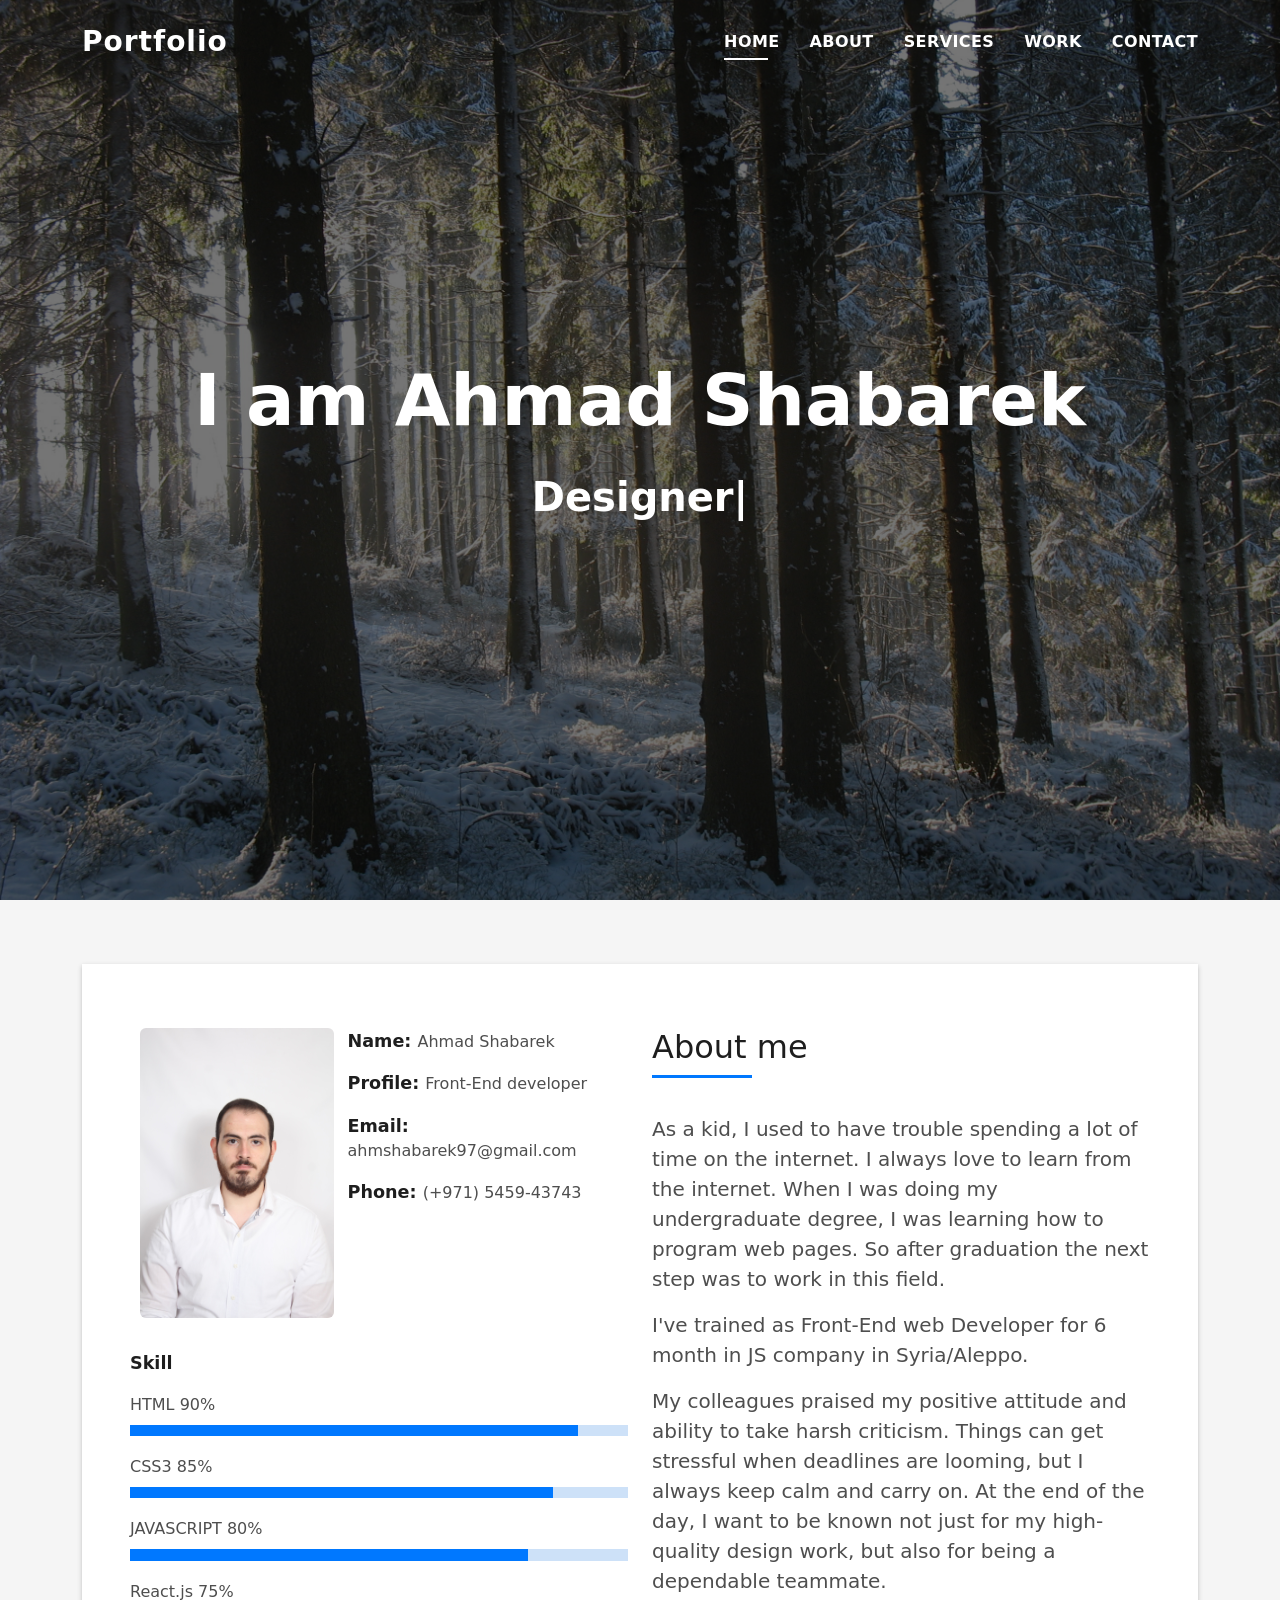
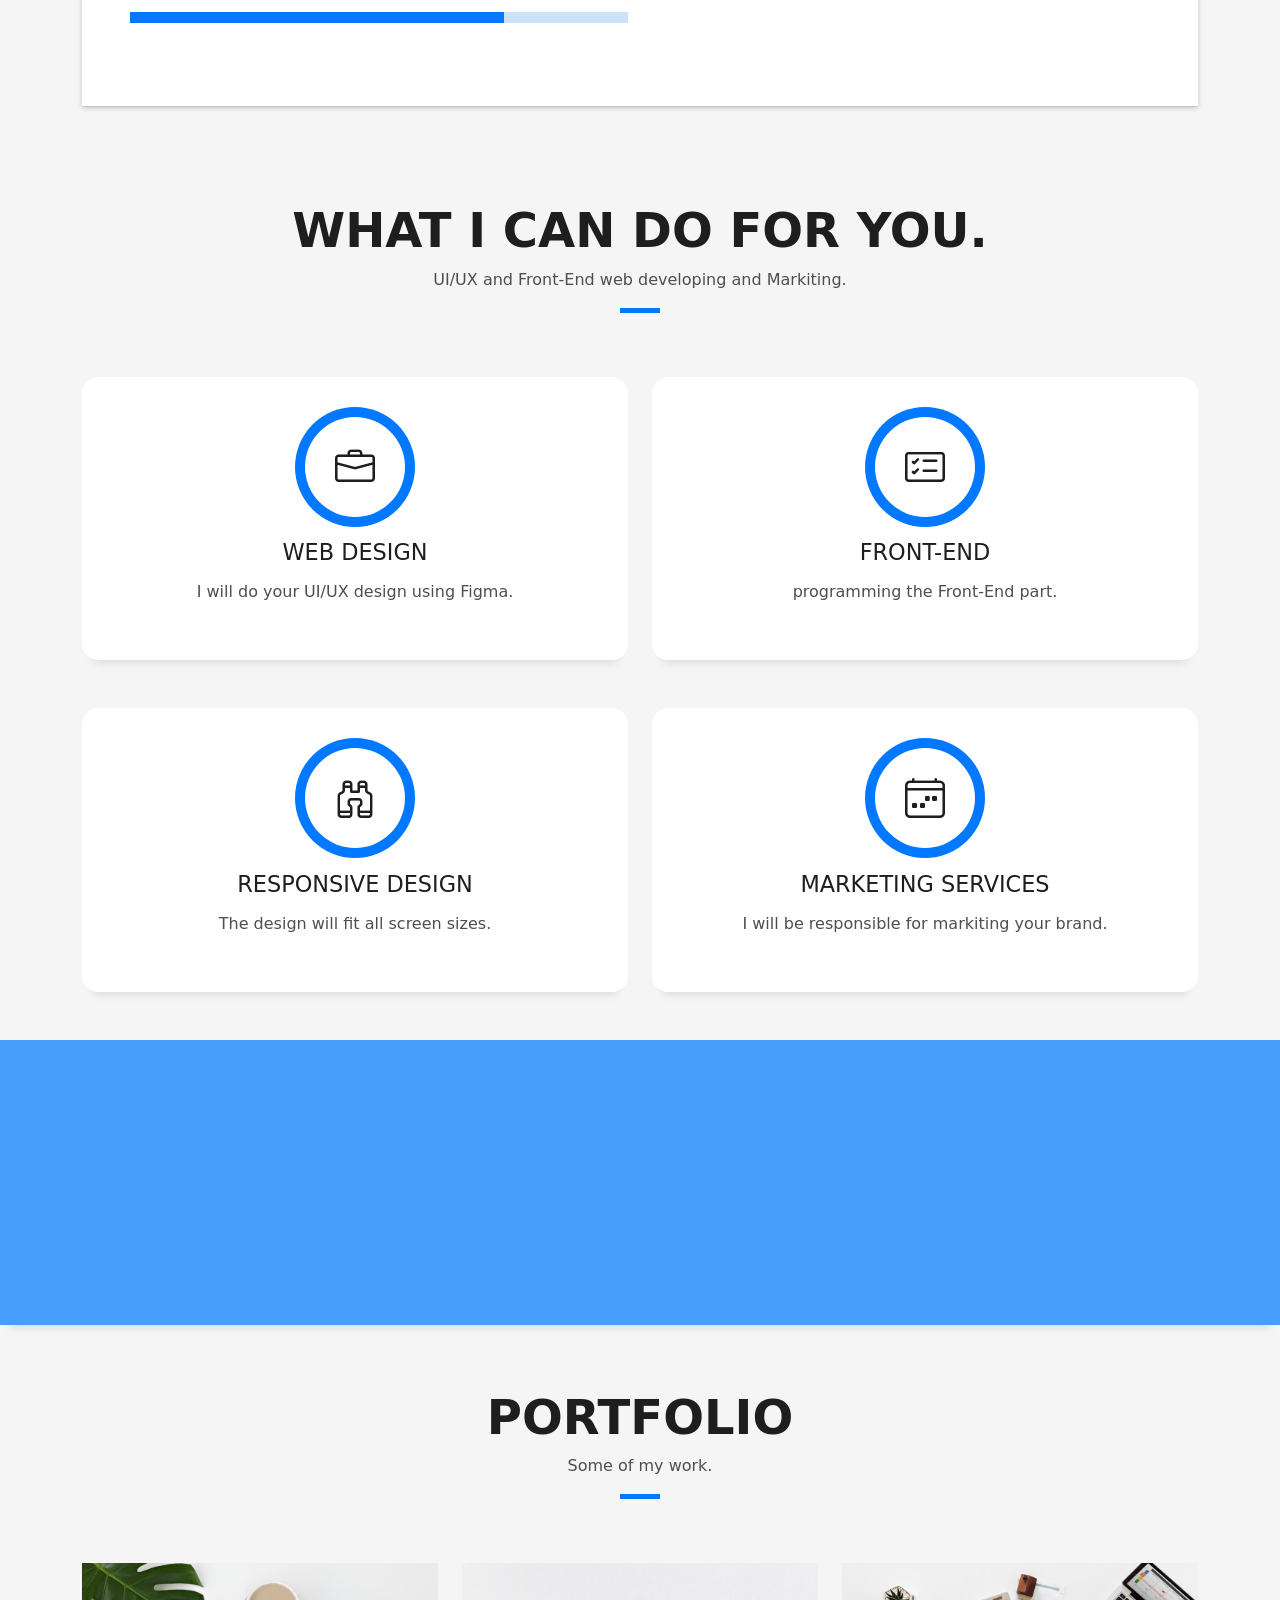
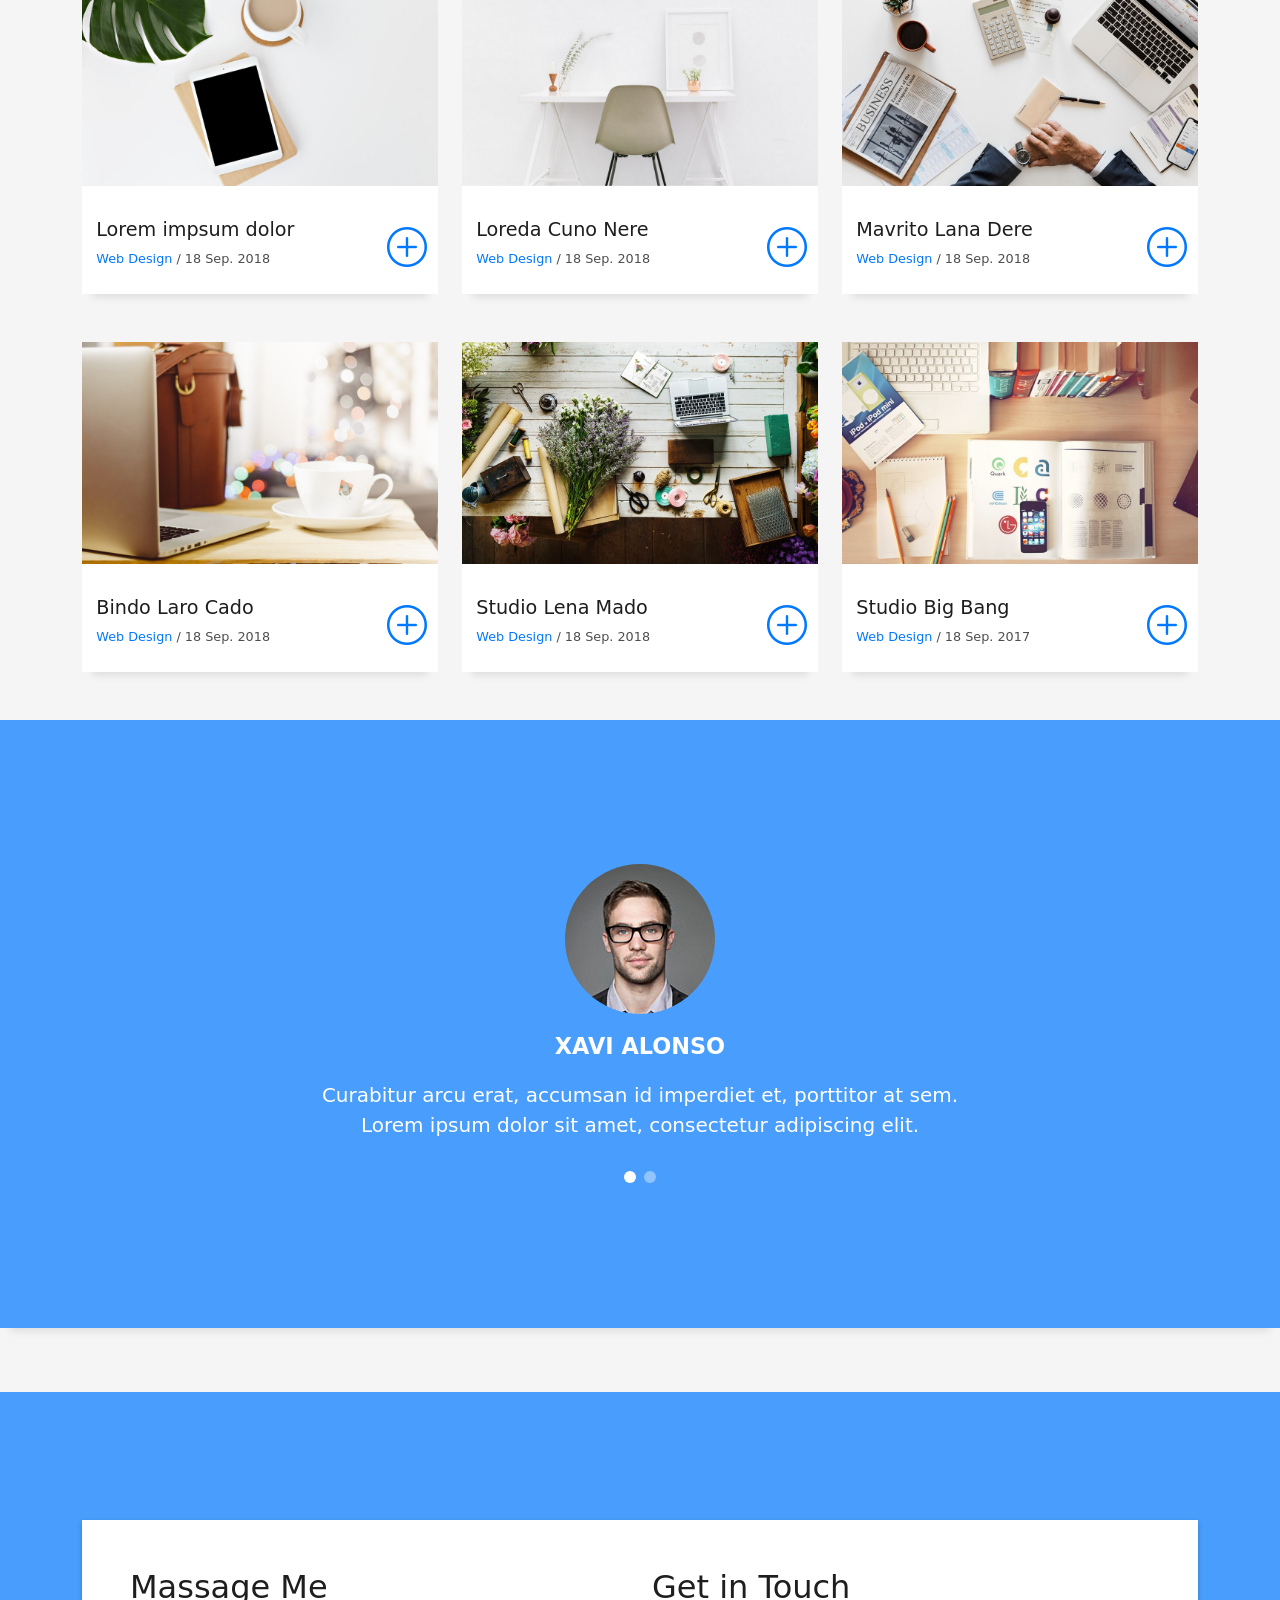
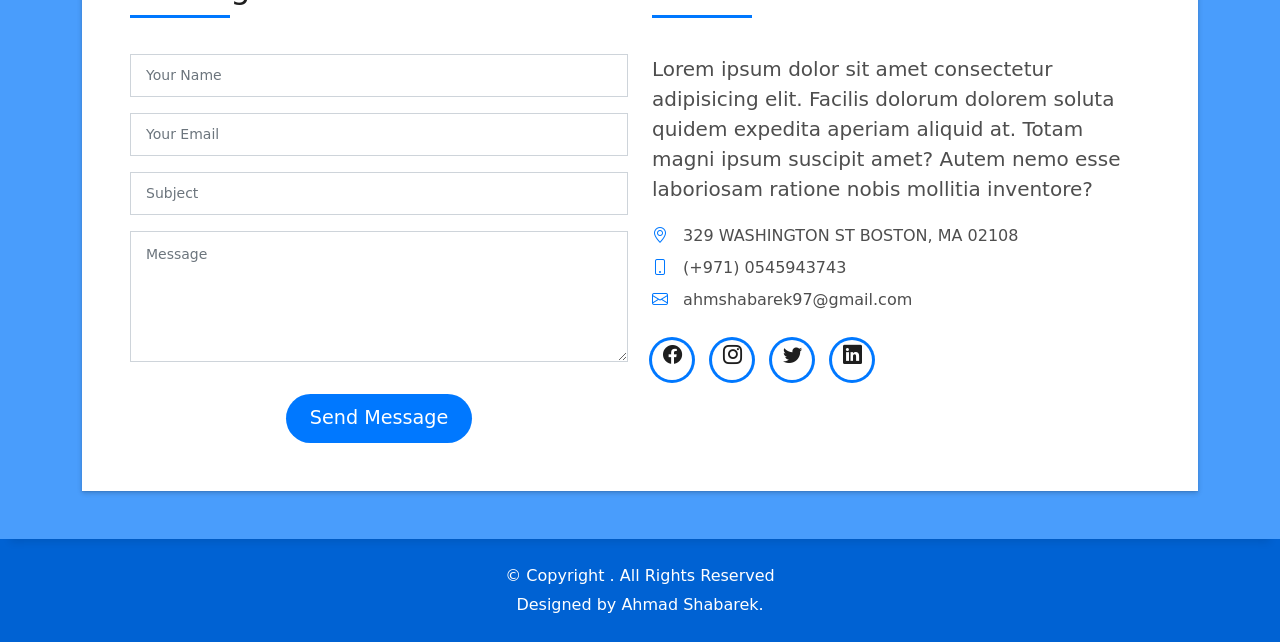
<file: index.html>
<!DOCTYPE html>
<html lang="en">

<head>
  <meta charset="utf-8">
  <meta content="width=device-width, initial-scale=1.0" name="viewport">

  <title>Ahmad Shabarek Portfolio</title>
  <meta content="" name="description">
  <meta content="" name="keywords">

  <!-- Vendor CSS Files -->
  <link href="assets/vendor/bootstrap/css/bootstrap.min.css" rel="stylesheet">
  <link href="assets/vendor/bootstrap-icons/bootstrap-icons.css" rel="stylesheet">
  <link href="assets/vendor/glightbox/css/glightbox.min.css" rel="stylesheet">
  <link href="assets/vendor/swiper/swiper-bundle.min.css" rel="stylesheet">

  <!-- Template Main CSS File -->
  <link href="assets/css/style.css" rel="stylesheet">


<body>

  <!-- ======= Header ======= -->
  <header id="header" class="fixed-top">
    <div class="container d-flex align-items-center justify-content-between">

      <h1 class="logo"><a href="index.html">Portfolio</a></h1>
      <!-- Uncomment below if you prefer to use an image logo -->
      <!-- <a href="index.html" class="logo"><img src="assets/img/logo.png" alt="" class="img-fluid"></a>-->

      <nav id="navbar" class="navbar">
        <ul>
          <li><a class="nav-link scrollto active" href="#hero">Home</a></li>
          <li><a class="nav-link scrollto" href="#about">About</a></li>
          <li><a class="nav-link scrollto" href="#services">Services</a></li>
          <li><a class="nav-link scrollto " href="#work">Work</a></li>
         <!-- <li><a class="nav-link scrollto " href="#blog">Blog</a></li>-->
          <li><a class="nav-link scrollto" href="#contact">Contact</a></li>
        </ul>
        <i class="bi bi-list mobile-nav-toggle"></i>
      </nav><!-- .navbar -->

    </div>
  </header><!-- End Header -->

  <!-- ======= Hero Section ======= -->
  <div id="hero" class="hero route bg-image" style="background-image: url(assets/img/forest.jpg)">
    <div class="overlay-itro"></div>
    <div class="hero-content display-table">
      <div class="table-cell">
        <div class="container">
          <!--<p class="display-6 color-d">Hello, world!</p>-->
          <h1 class="hero-title mb-4">I am Ahmad Shabarek</h1>
          <p class="hero-subtitle"><span class="typed" data-typed-items="Designer,Front-End Developer, Freelancer"></span></p>
          <!-- <p class="pt-3"><a class="btn btn-primary btn js-scroll px-4" href="#about" role="button">Learn More</a></p> -->
        </div>
      </div>
    </div>
  </div><!-- End Hero Section -->

  <main id="main">

    <!-- ======= About Section ======= -->
    <section id="about" class="about-mf sect-pt4 route">
      <div class="container">
        <div class="row">
          <div class="col-sm-12">
            <div class="box-shadow-full">
              <div class="row">
                <div class="col-md-6">
                  <div class="row">
                    <div class="col-sm-6 col-md-5">
                      <div class="about-img">
                        <img src="assets/img/ahmad.JPG" class="img-fluid rounded b-shadow-a" alt="">
                      </div>
                    </div>
                    <div class="col-sm-6 col-md-7">
                      <div class="about-info">
                        <p><span class="title-s">Name: </span> <span>Ahmad Shabarek</span></p>
                        <p><span class="title-s">Profile: </span> <span>Front-End developer</span></p>
                        <p><span class="title-s">Email: </span> <span>ahmshabarek97@gmail.com</span></p>
                        <p><span class="title-s">Phone: </span> <span>(+971) 5459-43743</span></p>
                      </div>
                    </div>
                  </div>
                  <div class="skill-mf">
                    <p class="title-s">Skill</p>
                    <span>HTML</span> <span class="pull-right">90%</span>
                    <div class="progress">
                      <div class="progress-bar" role="progressbar" style="width: 90%;" aria-valuenow="90" aria-valuemin="0" aria-valuemax="100"></div>
                    </div>
                    <span>CSS3</span> <span class="pull-right">85%</span>
                    <div class="progress">
                      <div class="progress-bar" role="progressbar" style="width: 85%" aria-valuenow="85" aria-valuemin="0" aria-valuemax="100"></div>
                    </div>
                    <span>JAVASCRIPT</span> <span class="pull-right">80%</span>
                    <div class="progress">
                      <div class="progress-bar" role="progressbar" style="width: 80%" aria-valuenow="80" aria-valuemin="0" aria-valuemax="100"></div>
                    </div>
                    <span>React.js</span> <span class="pull-right">75%</span>
                    <div class="progress">
                      <div class="progress-bar" role="progressbar" style="width: 75%" aria-valuenow="75" aria-valuemin="0" aria-valuemax="100"></div>
                    </div>
                  </div>
                </div>
                <div class="col-md-6">
                  <div class="about-me pt-4 pt-md-0">
                    <div class="title-box-2">
                      <h5 class="title-left">
                        About me
                      </h5>
                    </div>
                    <p class="lead">
                      As a kid, I used to have trouble spending a lot of time on the internet.
                      I always love to learn from the internet.
                      When I was doing my undergraduate degree, I was learning how to program web pages.
                      So after graduation the next step was to work in this field.
                    </p>
                    <p class="lead">
                      I've trained as Front-End web Developer for 6 month in JS company in Syria/Aleppo.
                    </p>
                    <p class="lead">
                      My colleagues praised my positive attitude and ability to take harsh criticism.
                      Things can get stressful when deadlines are looming, but I always keep calm and carry on.
                      At the end of the day, I want to be known not just for my high-quality design work, but also for being a dependable teammate.
                    </p>
                  </div>
                </div>
              </div>
            </div>
          </div>
        </div>
      </div>
    </section><!-- End About Section -->

    <!-- ======= Services Section ======= -->
    <section id="services" class="services-mf pt-5 route">
      <div class="container">
        <div class="row">
          <div class="col-sm-12">
            <div class="title-box text-center">
              <h3 class="title-a">
                What i can do for you.
              </h3>
              <p class="subtitle-a">
                UI/UX and Front-End web developing and Markiting.
              </p>
              <div class="line-mf"></div>
            </div>
          </div>
        </div>
        <div class="row">
          <div class="col-md-6">
            <div class="service-box">
              <div class="service-ico">
                <span class="ico-circle"><i class="bi bi-briefcase"></i></span>
              </div>
              <div class="service-content">
                <h2 class="s-title">Web Design</h2>
                <p class="s-description text-center">
                  I will do your UI/UX design using Figma.
                </p>
              </div>
            </div>
          </div>
          <div class="col-md-6">
            <div class="service-box">
              <div class="service-ico">
                <span class="ico-circle"><i class="bi bi-card-checklist"></i></span>
              </div>
              <div class="service-content">
                <h2 class="s-title">Front-End</h2>
                <p class="s-description text-center">
                  programming the Front-End part.
                </p>
              </div>
            </div>
          </div>
          <div class="col-md-6">
            <div class="service-box">
              <div class="service-ico">
                <span class="ico-circle"><i class="bi bi-binoculars"></i></span>
              </div>
              <div class="service-content">
                <h2 class="s-title">Responsive Design</h2>
                <p class="s-description text-center">
                  The design will fit all screen sizes.
                </p>
              </div>
            </div>
          </div>
          <div class="col-md-6">
            <div class="service-box">
              <div class="service-ico">
                <span class="ico-circle"><i class="bi bi-calendar4-week"></i></span>
              </div>
              <div class="service-content">
                <h2 class="s-title">Marketing Services</h2>
                <p class="s-description text-center">
                  I will be responsible for markiting your brand.
                </p>
              </div>
            </div>
          </div>
        </div>
      </div>
    </section><!-- End Services Section -->

    <!-- ======= Counter Section ======= -->
    <div class="section-counter paralax-mf bg-image" style="background-image: url(assets/img/counters-bg.jpg)">
      <div class="overlay-mf"></div>
      <div class="container position-relative">
        <div class="row">
          <div class="col-sm-3 col-lg-3">
            <div class="counter-box counter-box pt-4 pt-md-0">
              <div class="counter-ico">
          
              </div>
            </div>
          </div>
        </div>
      </div>
    </div><!-- End Counter Section -->

    <!-- ======= Portfolio Section ======= -->
    <section id="work" class="portfolio-mf sect-pt4 route">
      <div class="container">
        <div class="row">
          <div class="col-sm-12">
            <div class="title-box text-center">
              <h3 class="title-a">
                Portfolio
              </h3>
              <p class="subtitle-a">
                Some of my work.
              </p>
              <div class="line-mf"></div>
            </div>
          </div>
        </div>
        <div class="row">
          <div class="col-md-4">
            <div class="work-box">
              <a href="assets/img/work-1.jpg" data-gallery="portfolioGallery" class="portfolio-lightbox">
                <div class="work-img">
                  <img src="assets/img/work-1.jpg" alt="" class="img-fluid">
                </div>
              </a>
              <div class="work-content">
                <div class="row">
                  <div class="col-sm-8">
                    <h2 class="w-title">Lorem impsum dolor</h2>
                    <div class="w-more">
                      <span class="w-ctegory">Web Design</span> / <span class="w-date">18 Sep. 2018</span>
                    </div>
                  </div>
                  <div class="col-sm-4">
                    <div class="w-like">
                      <a href="portfolio-details.html"> <span class="bi bi-plus-circle"></span></a>
                    </div>
                  </div>
                </div>
              </div>
            </div>
          </div>
          <div class="col-md-4">
            <div class="work-box">
              <a href="assets/img/work-2.jpg" data-gallery="portfolioGallery" class="portfolio-lightbox">
                <div class="work-img">
                  <img src="assets/img/work-2.jpg" alt="" class="img-fluid">
                </div>
              </a>
              <div class="work-content">
                <div class="row">
                  <div class="col-sm-8">
                    <h2 class="w-title">Loreda Cuno Nere</h2>
                    <div class="w-more">
                      <span class="w-ctegory">Web Design</span> / <span class="w-date">18 Sep. 2018</span>
                    </div>
                  </div>
                  <div class="col-sm-4">
                    <div class="w-like">
                      <a href="portfolio-details.html"> <span class="bi bi-plus-circle"></span></a>
                    </div>
                  </div>
                </div>
              </div>
            </div>
          </div>
          <div class="col-md-4">
            <div class="work-box">
              <a href="assets/img/work-3.jpg" data-gallery="portfolioGallery" class="portfolio-lightbox">
                <div class="work-img">
                  <img src="assets/img/work-3.jpg" alt="" class="img-fluid">
                </div>
              </a>
              <div class="work-content">
                <div class="row">
                  <div class="col-sm-8">
                    <h2 class="w-title">Mavrito Lana Dere</h2>
                    <div class="w-more">
                      <span class="w-ctegory">Web Design</span> / <span class="w-date">18 Sep. 2018</span>
                    </div>
                  </div>
                  <div class="col-sm-4">
                    <div class="w-like">
                      <a href="portfolio-details.html"> <span class="bi bi-plus-circle"></span></a>
                    </div>
                  </div>
                </div>
              </div>
            </div>
          </div>
          <div class="col-md-4">
            <div class="work-box">
              <a href="assets/img/work-4.jpg" data-gallery="portfolioGallery" class="portfolio-lightbox">
                <div class="work-img">
                  <img src="assets/img/work-4.jpg" alt="" class="img-fluid">
                </div>
              </a>
              <div class="work-content">
                <div class="row">
                  <div class="col-sm-8">
                    <h2 class="w-title">Bindo Laro Cado</h2>
                    <div class="w-more">
                      <span class="w-ctegory">Web Design</span> / <span class="w-date">18 Sep. 2018</span>
                    </div>
                  </div>
                  <div class="col-sm-4">
                    <div class="w-like">
                      <a href="portfolio-details.html"> <span class="bi bi-plus-circle"></span></a>
                    </div>
                  </div>
                </div>
              </div>
            </div>
          </div>
          <div class="col-md-4">
            <div class="work-box">
              <a href="assets/img/work-5.jpg" data-gallery="portfolioGallery" class="portfolio-lightbox">
                <div class="work-img">
                  <img src="assets/img/work-5.jpg" alt="" class="img-fluid">
                </div>
              </a>
              <div class="work-content">
                <div class="row">
                  <div class="col-sm-8">
                    <h2 class="w-title">Studio Lena Mado</h2>
                    <div class="w-more">
                      <span class="w-ctegory">Web Design</span> / <span class="w-date">18 Sep. 2018</span>
                    </div>
                  </div>
                  <div class="col-sm-4">
                    <div class="w-like">
                      <a href="portfolio-details.html"> <span class="bi bi-plus-circle"></span></a>
                    </div>
                  </div>
                </div>
              </div>
            </div>
          </div>
          <div class="col-md-4">
            <div class="work-box">
              <a href="assets/img/work-6.jpg" data-gallery="portfolioGallery" class="portfolio-lightbox">
                <div class="work-img">
                  <img src="assets/img/work-6.jpg" alt="" class="img-fluid">
                </div>
              </a>
              <div class="work-content">
                <div class="row">
                  <div class="col-sm-8">
                    <h2 class="w-title">Studio Big Bang</h2>
                    <div class="w-more">
                      <span class="w-ctegory">Web Design</span> / <span class="w-date">18 Sep. 2017</span>
                    </div>
                  </div>
                  <div class="col-sm-4">
                    <div class="w-like">
                      <a href="portfolio-details.html"> <span class="bi bi-plus-circle"></span></a>
                    </div>
                  </div>
                </div>
              </div>
            </div>
          </div>

        </div>
      </div>
    </section><!-- End Portfolio Section -->

    <!-- ======= Testimonials Section ======= -->
    <div class="testimonials paralax-mf bg-image" style="background-image: url(assets/img/overlay-bg.jpg)">
      <div class="overlay-mf"></div>
      <div class="container">
        <div class="row">
          <div class="col-md-12">

            <div class="testimonials-slider swiper" data-aos="fade-up" data-aos-delay="100">
              <div class="swiper-wrapper">

                <div class="swiper-slide">
                  <div class="testimonial-box">
                    <div class="author-test">
                      <img src="assets/img/testimonial-2.jpg" alt="" class="rounded-circle b-shadow-a">
                      <span class="author">Xavi Alonso</span>
                    </div>
                    <div class="content-test">
                      <p class="description lead">
                        Curabitur arcu erat, accumsan id imperdiet et, porttitor at sem. Lorem ipsum dolor sit amet,
                        consectetur adipiscing elit.
                      </p>
                    </div>
                  </div>
                </div><!-- End testimonial item -->

                <div class="swiper-slide">
                  <div class="testimonial-box">
                    <div class="author-test">
                      <img src="assets/img/testimonial-4.jpg" alt="" class="rounded-circle b-shadow-a">
                      <span class="author">Marta Socrate</span>
                    </div>
                    <div class="content-test">
                      <p class="description lead">
                        Curabitur arcu erat, accumsan id imperdiet et, porttitor at sem. Lorem ipsum dolor sit amet,
                        consectetur adipiscing elit.
                      </p>
                    </div>
                  </div>
                </div><!-- End testimonial item -->
              </div>
              <div class="swiper-pagination"></div>
            </div>

            <!-- <div id="testimonial-mf" class="owl-carousel owl-theme">
          
        </div> -->
          </div>
        </div>
      </div>
    </div><!-- End Testimonials Section -->
    <!-- ======= Contact Section ======= -->
    <section id="contact" class="paralax-mf footer-paralax bg-image sect-mt4 route" style="background-image: url(assets/img/overlay-bg.jpg)">
      <div class="overlay-mf"></div>
      <div class="container">
        <div class="row">
          <div class="col-sm-12">
            <div class="contact-mf">
              <div id="contact" class="box-shadow-full">
                <div class="row">
                  <div class="col-md-6">
                    <div class="title-box-2">
                      <h5 class="title-left">
                        Massage Me
                      </h5>
                    </div>
                    <div>
                      <form action="forms/contact.php" method="post" role="form" class="php-email-form">
                        <div class="row">
                          <div class="col-md-12 mb-3">
                            <div class="form-group">
                              <input type="text" name="name" class="form-control" id="name" placeholder="Your Name" required>
                            </div>
                          </div>
                          <div class="col-md-12 mb-3">
                            <div class="form-group">
                              <input type="email" class="form-control" name="email" id="email" placeholder="Your Email" required>
                            </div>
                          </div>
                          <div class="col-md-12 mb-3">
                            <div class="form-group">
                              <input type="text" class="form-control" name="subject" id="subject" placeholder="Subject" required>
                            </div>
                          </div>
                          <div class="col-md-12">
                            <div class="form-group">
                              <textarea class="form-control" name="message" rows="5" placeholder="Message" required></textarea>
                            </div>
                          </div>
                          <div class="col-md-12 text-center my-3">
                            <div class="loading">Loading</div>
                            <div class="error-message"></div>
                            <div class="sent-message">Your message has been sent. Thank you!</div>
                          </div>
                          <div class="col-md-12 text-center">
                            <button type="submit" class="button button-a button-big button-rouded">Send Message</button>
                          </div>
                        </div>
                      </form>
                    </div>
                  </div>
                  <div class="col-md-6">
                    <div class="title-box-2 pt-4 pt-md-0">
                      <h5 class="title-left">
                        Get in Touch
                      </h5>
                    </div>
                    <div class="more-info">
                      <p class="lead">
                        Lorem ipsum dolor sit amet consectetur adipisicing elit. Facilis dolorum dolorem soluta quidem
                        expedita aperiam aliquid at.
                        Totam magni ipsum suscipit amet? Autem nemo esse laboriosam ratione nobis
                        mollitia inventore?
                      </p>
                      <ul class="list-ico">
                        <li><span class="bi bi-geo-alt"></span> 329 WASHINGTON ST BOSTON, MA 02108</li>
                        <li><span class="bi bi-phone"></span> (+971) 0545943743</li>
                        <li><span class="bi bi-envelope"></span> ahmshabarek97@gmail.com</li>
                      </ul>
                    </div>
                    <div class="socials">
                      <ul>
                        <li><a href=""><span class="ico-circle"><i class="bi bi-facebook"></i></span></a></li>
                        <li><a href=""><span class="ico-circle"><i class="bi bi-instagram"></i></span></a></li>
                        <li><a href=""><span class="ico-circle"><i class="bi bi-twitter"></i></span></a></li>
                        <li><a href=""><span class="ico-circle"><i class="bi bi-linkedin"></i></span></a></li>
                      </ul>
                    </div>
                  </div>
                </div>
              </div>
            </div>
          </div>
        </div>
      </div>
    </section><!-- End Contact Section -->

  </main><!-- End #main -->

  <!-- ======= Footer ======= -->
  <footer>
    <div class="container">
      <div class="row">
        <div class="col-sm-12">
          <div class="copyright-box">
            <p class="copyright">&copy; Copyright <strong></strong>. All Rights Reserved</p>
            <div class="credits">
              <!--
              All the links in the footer should remain intact.
              You can delete the links only if you purchased the pro version.
              Licensing information: https://bootstrapmade.com/license/
              Purchase the pro version with working PHP/AJAX contact form: https://bootstrapmade.com/buy/?theme=DevFolio
            -->
              Designed by <a href="#">Ahmad Shabarek.</a>
            </div>
          </div>
        </div>
      </div>
    </div>
  </footer><!-- End  Footer -->

  <div id="preloader"></div>
  <a href="#" class="back-to-top d-flex align-items-center justify-content-center"><i class="bi bi-arrow-up-short"></i></a>

  <!-- Vendor JS Files -->
  <script src="assets/vendor/purecounter/purecounter_vanilla.js"></script>
  <script src="assets/vendor/bootstrap/js/bootstrap.bundle.min.js"></script>
  <script src="assets/vendor/glightbox/js/glightbox.min.js"></script>
  <script src="assets/vendor/swiper/swiper-bundle.min.js"></script>
  <script src="assets/vendor/typed.js/typed.min.js"></script>
  <script src="assets/vendor/php-email-form/validate.js"></script>

  <!-- Template Main JS File -->
  <script src="assets/js/main.js"></script>

</body>

</html>
</file>
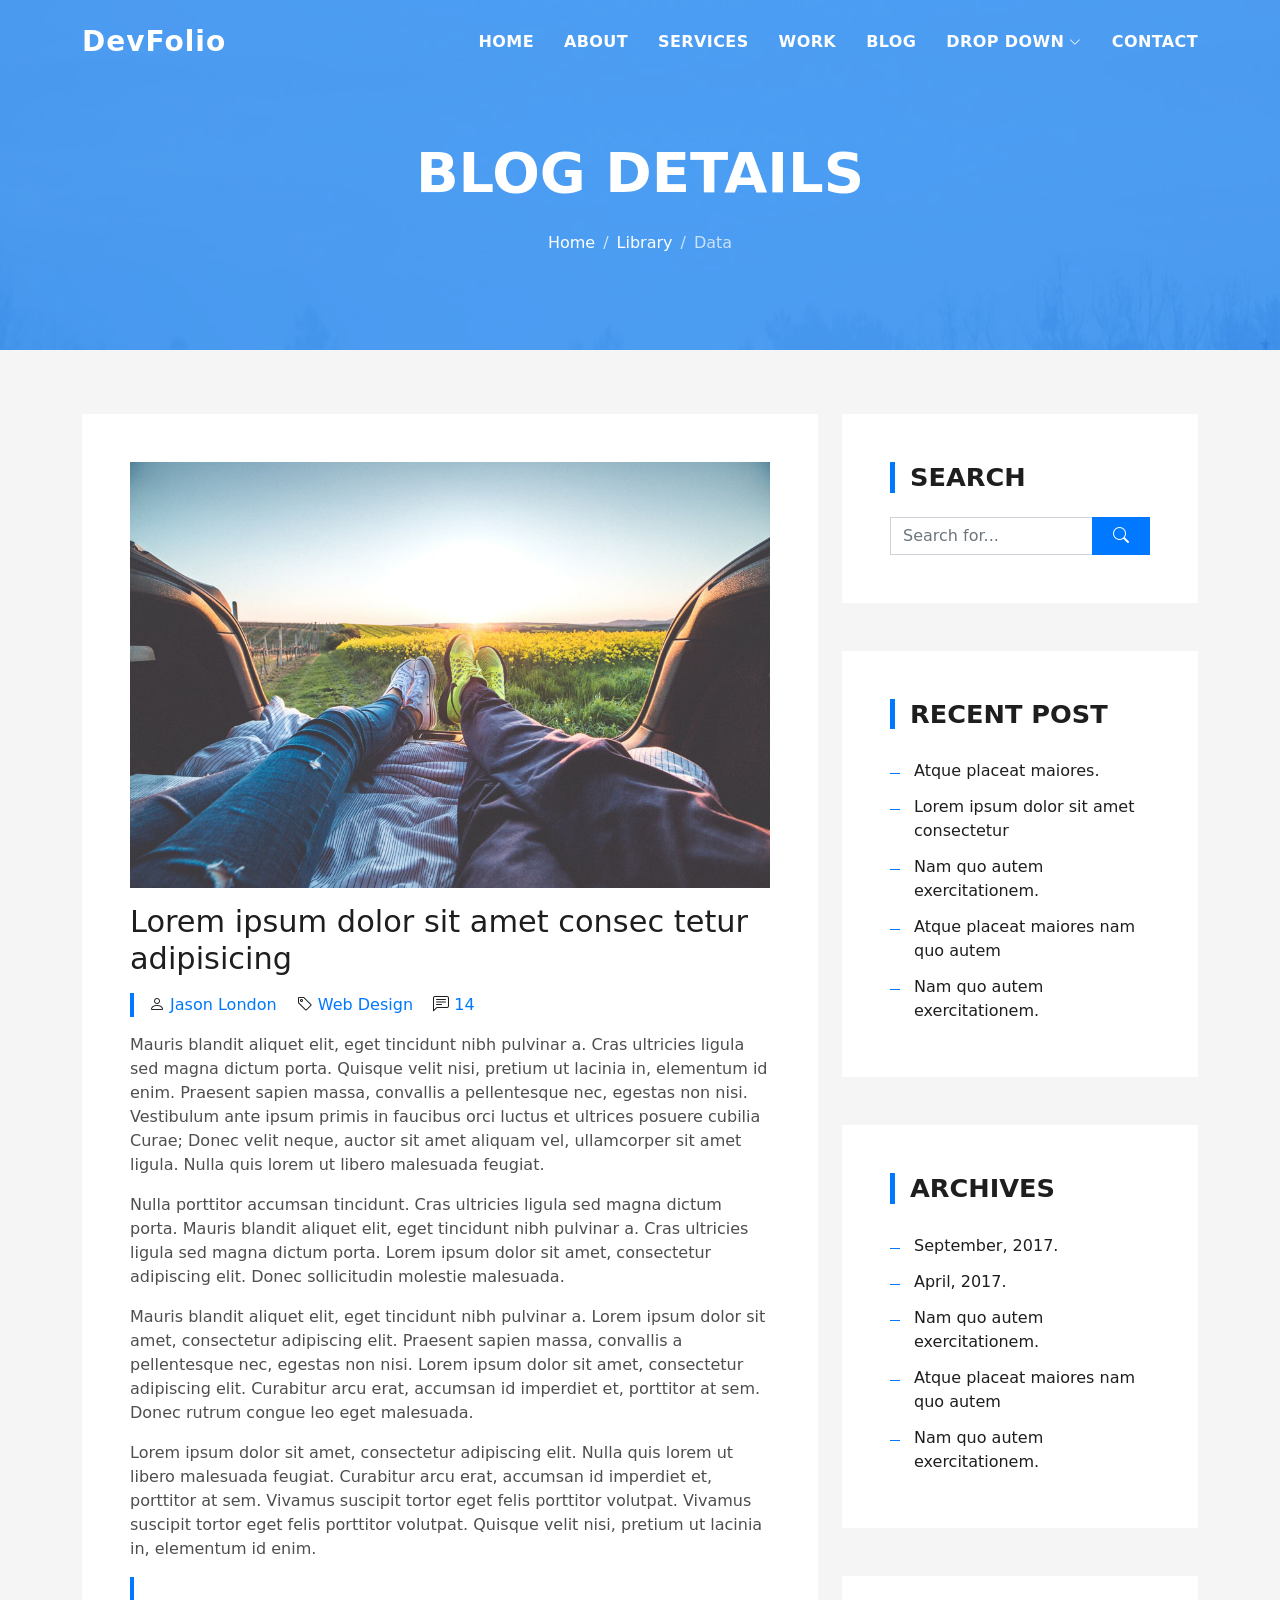
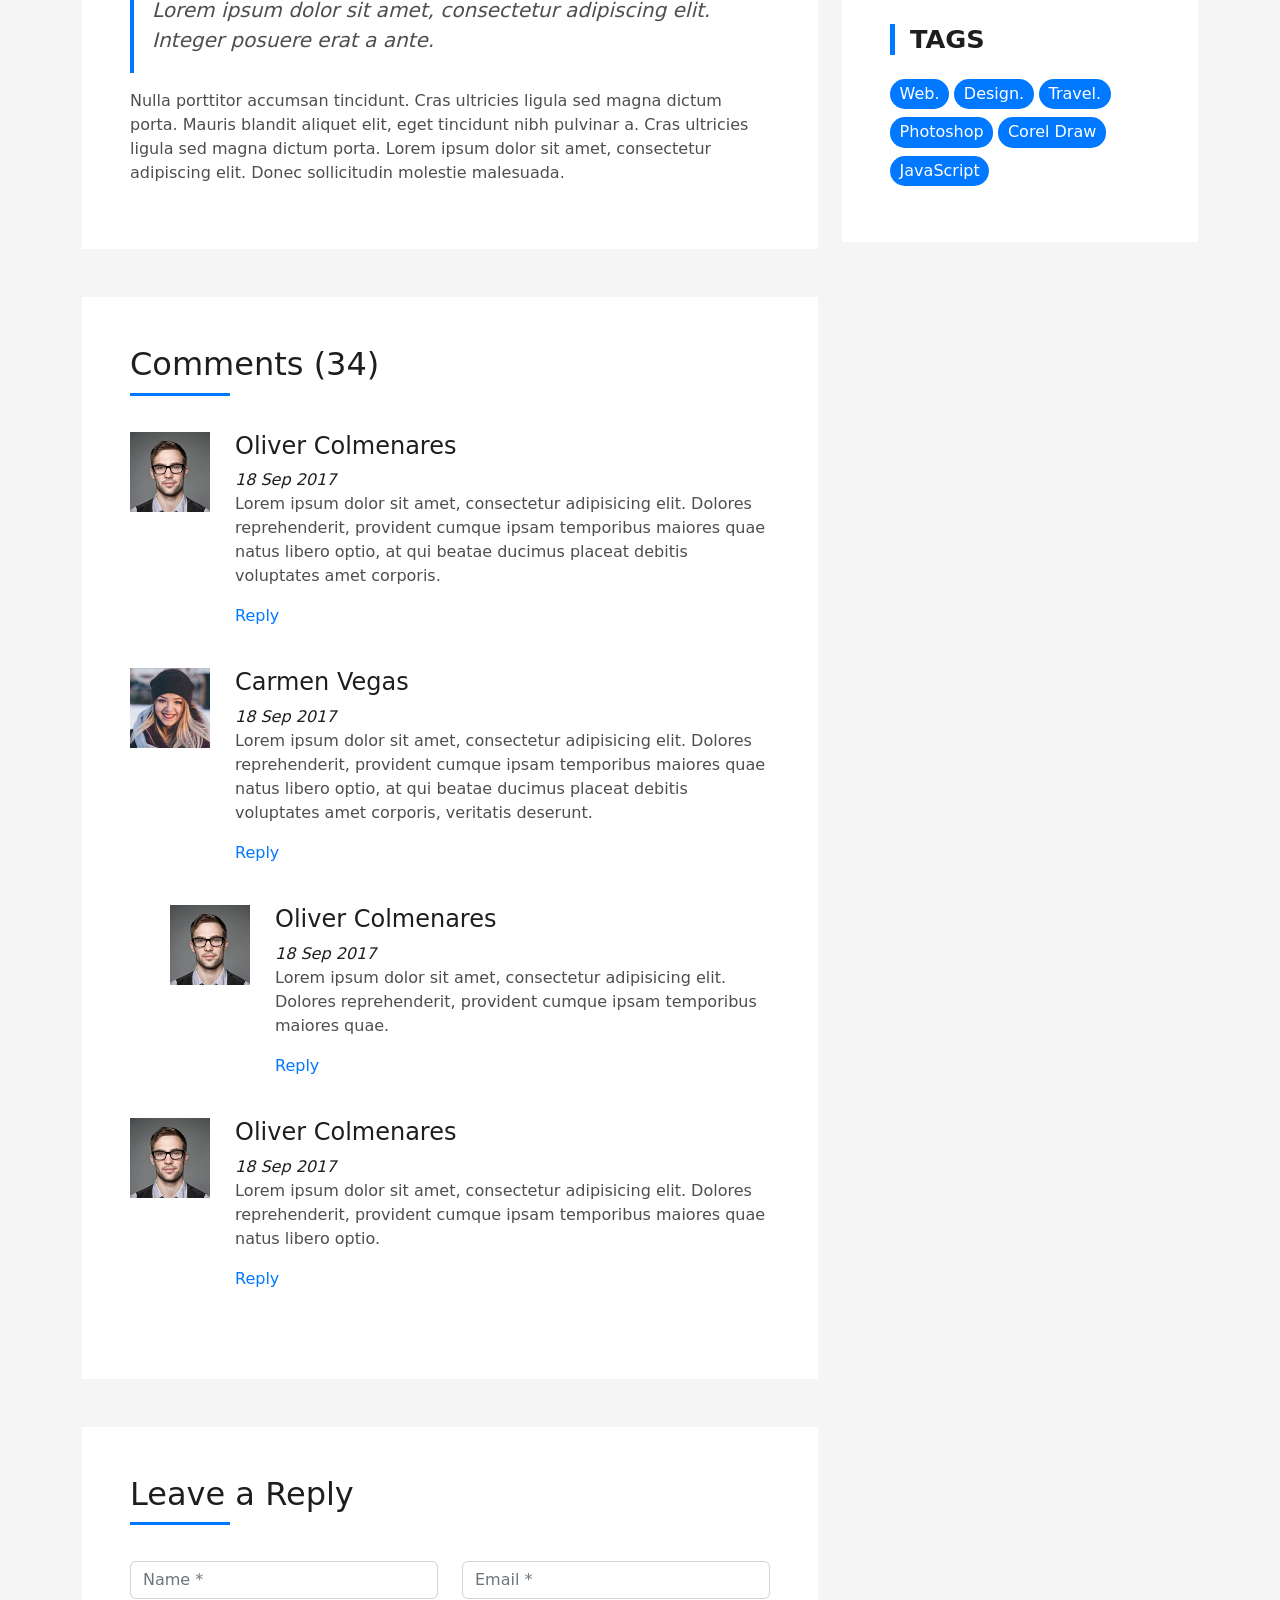
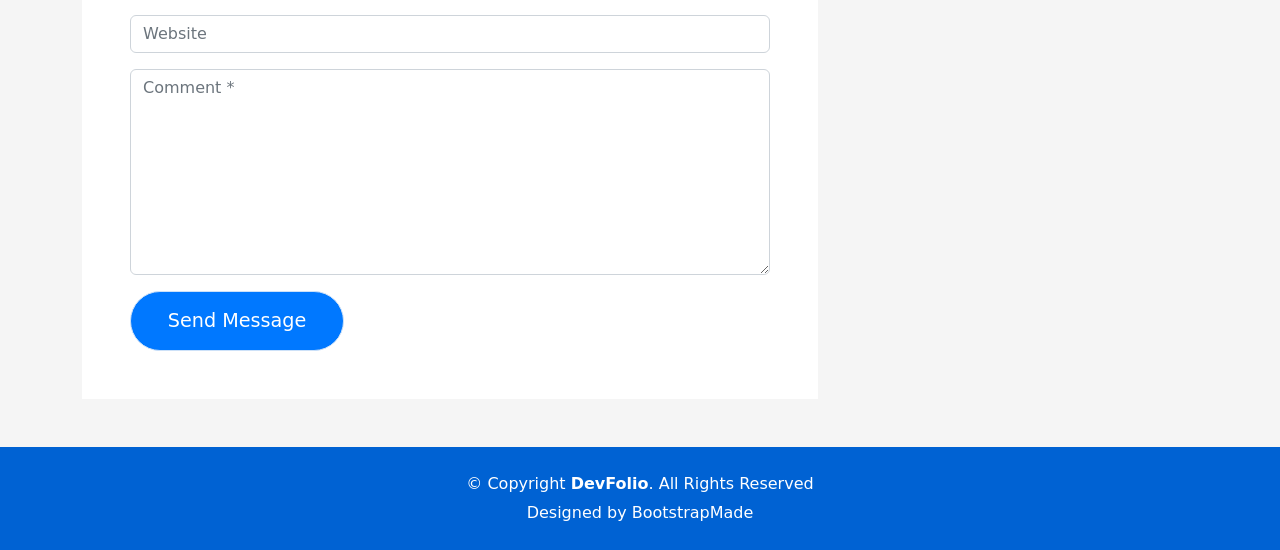
<file: blog-single.html>
<!DOCTYPE html>
<html lang="en">

<head>
  <meta charset="utf-8">
  <meta content="width=device-width, initial-scale=1.0" name="viewport">

  <title>DevFolio Bootstrap Portfolio Template - Blog Single</title>
  <meta content="" name="description">
  <meta content="" name="keywords">

  <!-- Favicons -->
  <link href="assets/img/favicon.png" rel="icon">
  <link href="assets/img/apple-touch-icon.png" rel="apple-touch-icon">

  <!-- Vendor CSS Files -->
  <link href="assets/vendor/bootstrap/css/bootstrap.min.css" rel="stylesheet">
  <link href="assets/vendor/bootstrap-icons/bootstrap-icons.css" rel="stylesheet">
  <link href="assets/vendor/glightbox/css/glightbox.min.css" rel="stylesheet">
  <link href="assets/vendor/swiper/swiper-bundle.min.css" rel="stylesheet">

  <!-- Template Main CSS File -->
  <link href="assets/css/style.css" rel="stylesheet">

  <!-- =======================================================
  * Template Name: DevFolio - v4.10.0
  * Template URL: https://bootstrapmade.com/devfolio-bootstrap-portfolio-html-template/
  * Author: BootstrapMade.com
  * License: https://bootstrapmade.com/license/
  ======================================================== -->
</head>

<body>

  <!-- ======= Header ======= -->
  <header id="header" class="fixed-top">
    <div class="container d-flex align-items-center justify-content-between">

      <h1 class="logo"><a href="index.html">DevFolio</a></h1>
      <!-- Uncomment below if you prefer to use an image logo -->
      <!-- <a href="index.html" class="logo"><img src="assets/img/logo.png" alt="" class="img-fluid"></a>-->

      <nav id="navbar" class="navbar">
        <ul>
          <li><a class="nav-link scrollto " href="#hero">Home</a></li>
          <li><a class="nav-link scrollto" href="#about">About</a></li>
          <li><a class="nav-link scrollto" href="#services">Services</a></li>
          <li><a class="nav-link scrollto " href="#work">Work</a></li>
          <li><a class="nav-link scrollto " href="#blog">Blog</a></li>
          <li class="dropdown"><a href="#"><span>Drop Down</span> <i class="bi bi-chevron-down"></i></a>
            <ul>
              <li><a href="#">Drop Down 1</a></li>
              <li class="dropdown"><a href="#"><span>Deep Drop Down</span> <i class="bi bi-chevron-right"></i></a>
                <ul>
                  <li><a href="#">Deep Drop Down 1</a></li>
                  <li><a href="#">Deep Drop Down 2</a></li>
                  <li><a href="#">Deep Drop Down 3</a></li>
                  <li><a href="#">Deep Drop Down 4</a></li>
                  <li><a href="#">Deep Drop Down 5</a></li>
                </ul>
              </li>
              <li><a href="#">Drop Down 2</a></li>
              <li><a href="#">Drop Down 3</a></li>
              <li><a href="#">Drop Down 4</a></li>
            </ul>
          </li>
          <li><a class="nav-link scrollto" href="#contact">Contact</a></li>
        </ul>
        <i class="bi bi-list mobile-nav-toggle"></i>
      </nav><!-- .navbar -->

    </div>
  </header><!-- End Header -->

  <div class="hero hero-single route bg-image" style="background-image: url(assets/img/overlay-bg.jpg)">
    <div class="overlay-mf"></div>
    <div class="hero-content display-table">
      <div class="table-cell">
        <div class="container">
          <h2 class="hero-title mb-4">Blog Details</h2>
          <ol class="breadcrumb d-flex justify-content-center">
            <li class="breadcrumb-item">
              <a href="#">Home</a>
            </li>
            <li class="breadcrumb-item">
              <a href="#">Library</a>
            </li>
            <li class="breadcrumb-item active">Data</li>
          </ol>
        </div>
      </div>
    </div>
  </div>

  <main id="main">

    <!-- ======= Blog Single Section ======= -->
    <section class="blog-wrapper sect-pt4" id="blog">
      <div class="container">
        <div class="row">
          <div class="col-md-8">
            <div class="post-box">
              <div class="post-thumb">
                <img src="assets/img/post-1.jpg" class="img-fluid" alt="">
              </div>
              <div class="post-meta">
                <h1 class="article-title">Lorem ipsum dolor sit amet consec tetur adipisicing</h1>
                <ul>
                  <li>
                    <span class="bi bi-person"></span>
                    <a href="#">Jason London</a>
                  </li>
                  <li>
                    <span class="bi bi-tag"></span>
                    <a href="#">Web Design</a>
                  </li>
                  <li>
                    <span class="bi bi-chat-left-text"></span>
                    <a href="#">14</a>
                  </li>
                </ul>
              </div>
              <div class="article-content">
                <p>
                  Mauris blandit aliquet elit, eget tincidunt nibh pulvinar a. Cras ultricies ligula sed magna dictum
                  porta. Quisque velit
                  nisi, pretium ut lacinia in, elementum id enim. Praesent sapien massa, convallis a pellentesque
                  nec, egestas non nisi. Vestibulum ante ipsum primis in faucibus orci luctus et ultrices posuere
                  cubilia Curae; Donec velit neque, auctor sit amet aliquam vel, ullamcorper sit amet ligula.
                  Nulla quis lorem ut libero malesuada feugiat.
                </p>
                <p>
                  Nulla porttitor accumsan tincidunt. Cras ultricies ligula sed magna dictum porta. Mauris blandit
                  aliquet elit, eget tincidunt
                  nibh pulvinar a. Cras ultricies ligula sed magna dictum porta. Lorem ipsum dolor sit amet,
                  consectetur adipiscing elit. Donec sollicitudin molestie malesuada.
                </p>
                <p>
                  Mauris blandit aliquet elit, eget tincidunt nibh pulvinar a. Lorem ipsum dolor sit amet, consectetur
                  adipiscing elit. Praesent
                  sapien massa, convallis a pellentesque nec, egestas non nisi. Lorem ipsum dolor sit amet,
                  consectetur adipiscing elit. Curabitur arcu erat, accumsan id imperdiet et, porttitor at
                  sem. Donec rutrum congue leo eget malesuada.
                </p>
                <p>
                  Lorem ipsum dolor sit amet, consectetur adipiscing elit. Nulla quis lorem ut libero malesuada feugiat.
                  Curabitur arcu erat,
                  accumsan id imperdiet et, porttitor at sem. Vivamus suscipit tortor eget felis porttitor
                  volutpat. Vivamus suscipit tortor eget felis porttitor volutpat. Quisque velit nisi, pretium
                  ut lacinia in, elementum id enim.
                </p>
                <blockquote class="blockquote">
                  <p class="mb-0">Lorem ipsum dolor sit amet, consectetur adipiscing elit. Integer posuere erat a ante.</p>
                </blockquote>
                <p>
                  Nulla porttitor accumsan tincidunt. Cras ultricies ligula sed magna dictum porta. Mauris blandit
                  aliquet elit, eget tincidunt
                  nibh pulvinar a. Cras ultricies ligula sed magna dictum porta. Lorem ipsum dolor sit amet,
                  consectetur adipiscing elit. Donec sollicitudin molestie malesuada.
                </p>
              </div>
            </div>
            <div class="box-comments">
              <div class="title-box-2">
                <h4 class="title-comments title-left">Comments (34)</h4>
              </div>
              <ul class="list-comments">
                <li>
                  <div class="comment-avatar">
                    <img src="assets/img/testimonial-2.jpg" alt="">
                  </div>
                  <div class="comment-details">
                    <h4 class="comment-author">Oliver Colmenares</h4>
                    <span>18 Sep 2017</span>
                    <p>
                      Lorem ipsum dolor sit amet, consectetur adipisicing elit. Dolores reprehenderit, provident cumque
                      ipsam temporibus maiores
                      quae natus libero optio, at qui beatae ducimus placeat debitis voluptates amet corporis.
                    </p>
                    <a href="3">Reply</a>
                  </div>
                </li>
                <li>
                  <div class="comment-avatar">
                    <img src="assets/img/testimonial-4.jpg" alt="">
                  </div>
                  <div class="comment-details">
                    <h4 class="comment-author">Carmen Vegas</h4>
                    <span>18 Sep 2017</span>
                    <p>
                      Lorem ipsum dolor sit amet, consectetur adipisicing elit. Dolores reprehenderit, provident cumque
                      ipsam temporibus maiores
                      quae natus libero optio, at qui beatae ducimus placeat debitis voluptates amet corporis,
                      veritatis deserunt.
                    </p>
                    <a href="3">Reply</a>
                  </div>
                </li>
                <li class="comment-children">
                  <div class="comment-avatar">
                    <img src="assets/img/testimonial-2.jpg" alt="">
                  </div>
                  <div class="comment-details">
                    <h4 class="comment-author">Oliver Colmenares</h4>
                    <span>18 Sep 2017</span>
                    <p>
                      Lorem ipsum dolor sit amet, consectetur adipisicing elit. Dolores reprehenderit, provident cumque
                      ipsam temporibus maiores
                      quae.
                    </p>
                    <a href="3">Reply</a>
                  </div>
                </li>
                <li>
                  <div class="comment-avatar">
                    <img src="assets/img/testimonial-2.jpg" alt="">
                  </div>
                  <div class="comment-details">
                    <h4 class="comment-author">Oliver Colmenares</h4>
                    <span>18 Sep 2017</span>
                    <p>
                      Lorem ipsum dolor sit amet, consectetur adipisicing elit. Dolores reprehenderit, provident cumque
                      ipsam temporibus maiores
                      quae natus libero optio.
                    </p>
                    <a href="3">Reply</a>
                  </div>
                </li>
              </ul>
            </div>
            <div class="form-comments">
              <div class="title-box-2">
                <h3 class="title-left">
                  Leave a Reply
                </h3>
              </div>
              <form class="form-mf">
                <div class="row">
                  <div class="col-md-6 mb-3">
                    <div class="form-group">
                      <input type="text" class="form-control input-mf" id="inputName" placeholder="Name *" required>
                    </div>
                  </div>
                  <div class="col-md-6 mb-3">
                    <div class="form-group">
                      <input type="email" class="form-control input-mf" id="inputEmail1" placeholder="Email *" required>
                    </div>
                  </div>
                  <div class="col-md-12 mb-3">
                    <div class="form-group">
                      <input type="url" class="form-control input-mf" id="inputUrl" placeholder="Website">
                    </div>
                  </div>
                  <div class="col-md-12 mb-3">
                    <div class="form-group">
                      <textarea id="textMessage" class="form-control input-mf" placeholder="Comment *" name="message" cols="45" rows="8" required></textarea>
                    </div>
                  </div>
                  <div class="col-md-12">
                    <button type="submit" class="button button-a button-big button-rouded">Send Message</button>
                  </div>
                </div>
              </form>
            </div>
          </div>
          <div class="col-md-4">
            <div class="widget-sidebar sidebar-search">
              <h5 class="sidebar-title">Search</h5>
              <div class="sidebar-content">
                <form>
                  <div class="input-group">
                    <input type="text" class="form-control" placeholder="Search for..." aria-label="Search for...">
                    <span class="input-group-btn">
                      <button class="btn btn-secondary btn-search" type="button">
                        <span class="bi bi-search"></span>
                      </button>
                    </span>
                  </div>
                </form>
              </div>
            </div>
            <div class="widget-sidebar">
              <h5 class="sidebar-title">Recent Post</h5>
              <div class="sidebar-content">
                <ul class="list-sidebar">
                  <li>
                    <a href="#">Atque placeat maiores.</a>
                  </li>
                  <li>
                    <a href="#">Lorem ipsum dolor sit amet consectetur</a>
                  </li>
                  <li>
                    <a href="#">Nam quo autem exercitationem.</a>
                  </li>
                  <li>
                    <a href="#">Atque placeat maiores nam quo autem</a>
                  </li>
                  <li>
                    <a href="#">Nam quo autem exercitationem.</a>
                  </li>
                </ul>
              </div>
            </div>
            <div class="widget-sidebar">
              <h5 class="sidebar-title">Archives</h5>
              <div class="sidebar-content">
                <ul class="list-sidebar">
                  <li>
                    <a href="#">September, 2017.</a>
                  </li>
                  <li>
                    <a href="#">April, 2017.</a>
                  </li>
                  <li>
                    <a href="#">Nam quo autem exercitationem.</a>
                  </li>
                  <li>
                    <a href="#">Atque placeat maiores nam quo autem</a>
                  </li>
                  <li>
                    <a href="#">Nam quo autem exercitationem.</a>
                  </li>
                </ul>
              </div>
            </div>
            <div class="widget-sidebar widget-tags">
              <h5 class="sidebar-title">Tags</h5>
              <div class="sidebar-content">
                <ul>
                  <li>
                    <a href="#">Web.</a>
                  </li>
                  <li>
                    <a href="#">Design.</a>
                  </li>
                  <li>
                    <a href="#">Travel.</a>
                  </li>
                  <li>
                    <a href="#">Photoshop</a>
                  </li>
                  <li>
                    <a href="#">Corel Draw</a>
                  </li>
                  <li>
                    <a href="#">JavaScript</a>
                  </li>
                </ul>
              </div>
            </div>
          </div>
        </div>
      </div>
    </section><!-- End Blog Single Section -->

  </main><!-- End #main -->

  <!-- ======= Footer ======= -->
  <footer>
    <div class="container">
      <div class="row">
        <div class="col-sm-12">
          <div class="copyright-box">
            <p class="copyright">&copy; Copyright <strong>DevFolio</strong>. All Rights Reserved</p>
            <div class="credits">
              <!--
              All the links in the footer should remain intact.
              You can delete the links only if you purchased the pro version.
              Licensing information: https://bootstrapmade.com/license/
              Purchase the pro version with working PHP/AJAX contact form: https://bootstrapmade.com/buy/?theme=DevFolio
            -->
              Designed by <a href="https://bootstrapmade.com/">BootstrapMade</a>
            </div>
          </div>
        </div>
      </div>
    </div>
  </footer><!-- End  Footer -->

  <div id="preloader"></div>
  <a href="#" class="back-to-top d-flex align-items-center justify-content-center"><i class="bi bi-arrow-up-short"></i></a>

  <!-- Vendor JS Files -->
  <script src="assets/vendor/purecounter/purecounter_vanilla.js"></script>
  <script src="assets/vendor/bootstrap/js/bootstrap.bundle.min.js"></script>
  <script src="assets/vendor/glightbox/js/glightbox.min.js"></script>
  <script src="assets/vendor/swiper/swiper-bundle.min.js"></script>
  <script src="assets/vendor/typed.js/typed.min.js"></script>
  <script src="assets/vendor/php-email-form/validate.js"></script>

  <!-- Template Main JS File -->
  <script src="assets/js/main.js"></script>

</body>

</html>
</file>
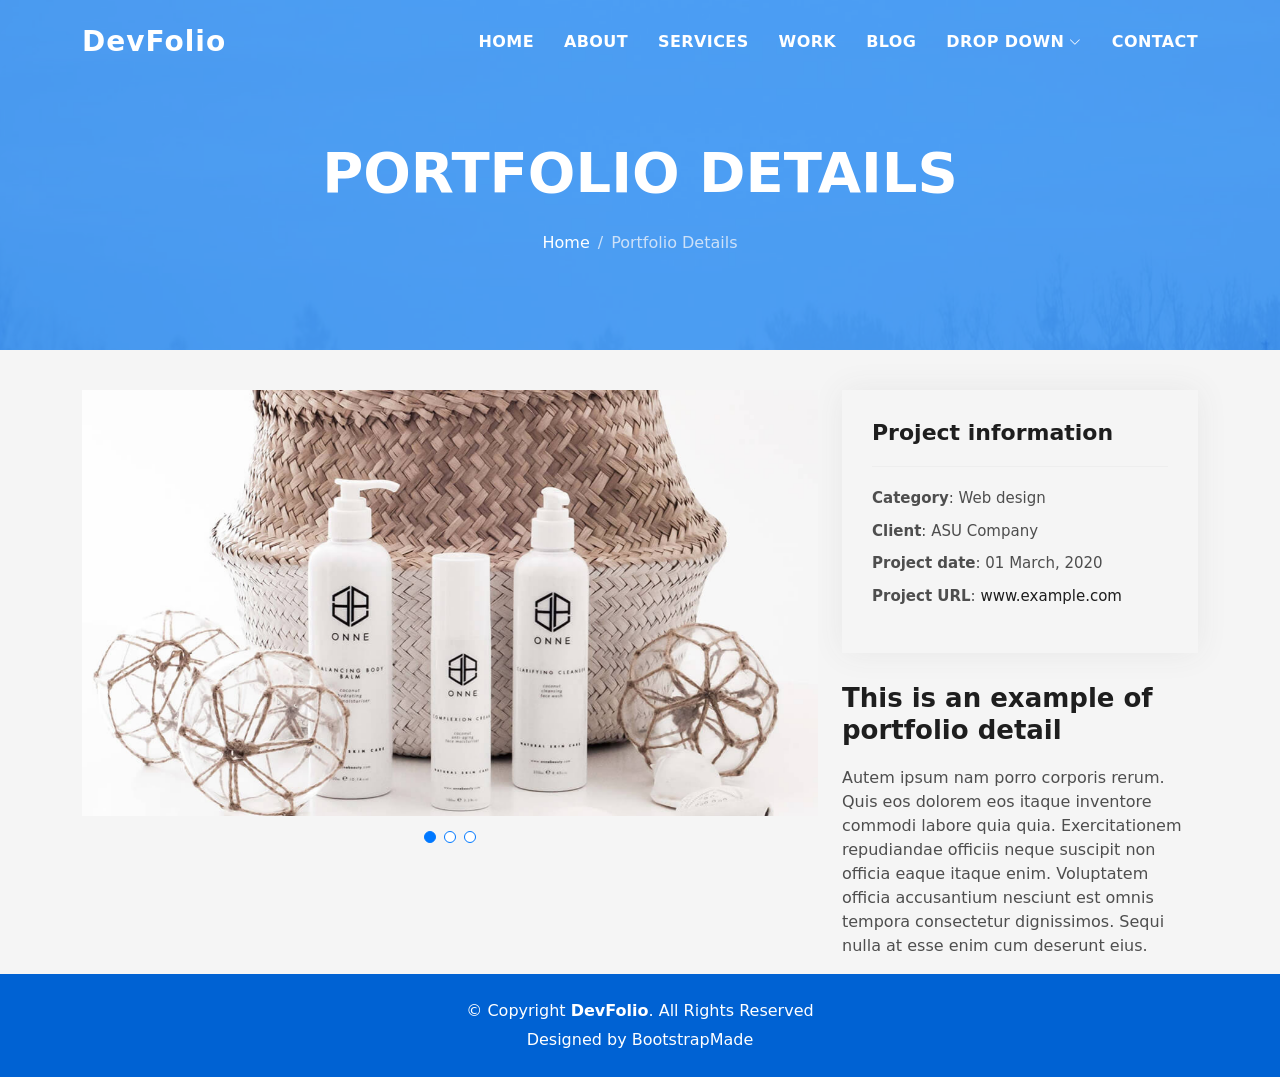
<file: portfolio-details.html>
<!DOCTYPE html>
<html lang="en">

<head>
  <meta charset="utf-8">
  <meta content="width=device-width, initial-scale=1.0" name="viewport">

  <title>DevFolio Bootstrap Portfolio Template - Portfolio Details</title>
  <meta content="" name="description">
  <meta content="" name="keywords">

  <!-- Favicons -->
  <link href="assets/img/favicon.png" rel="icon">
  <link href="assets/img/apple-touch-icon.png" rel="apple-touch-icon">

  <!-- Vendor CSS Files -->
  <link href="assets/vendor/bootstrap/css/bootstrap.min.css" rel="stylesheet">
  <link href="assets/vendor/bootstrap-icons/bootstrap-icons.css" rel="stylesheet">
  <link href="assets/vendor/glightbox/css/glightbox.min.css" rel="stylesheet">
  <link href="assets/vendor/swiper/swiper-bundle.min.css" rel="stylesheet">

  <!-- Template Main CSS File -->
  <link href="assets/css/style.css" rel="stylesheet">

  <!-- =======================================================
  * Template Name: DevFolio - v4.10.0
  * Template URL: https://bootstrapmade.com/devfolio-bootstrap-portfolio-html-template/
  * Author: BootstrapMade.com
  * License: https://bootstrapmade.com/license/
  ======================================================== -->
</head>

<body>

  <!-- ======= Header ======= -->
  <header id="header" class="fixed-top">
    <div class="container d-flex align-items-center justify-content-between">

      <h1 class="logo"><a href="index.html">DevFolio</a></h1>
      <!-- Uncomment below if you prefer to use an image logo -->
      <!-- <a href="index.html" class="logo"><img src="assets/img/logo.png" alt="" class="img-fluid"></a>-->

      <nav id="navbar" class="navbar">
        <ul>
          <li><a class="nav-link scrollto " href="#hero">Home</a></li>
          <li><a class="nav-link scrollto" href="#about">About</a></li>
          <li><a class="nav-link scrollto" href="#services">Services</a></li>
          <li><a class="nav-link scrollto " href="#work">Work</a></li>
          <li><a class="nav-link scrollto " href="#blog">Blog</a></li>
          <li class="dropdown"><a href="#"><span>Drop Down</span> <i class="bi bi-chevron-down"></i></a>
            <ul>
              <li><a href="#">Drop Down 1</a></li>
              <li class="dropdown"><a href="#"><span>Deep Drop Down</span> <i class="bi bi-chevron-right"></i></a>
                <ul>
                  <li><a href="#">Deep Drop Down 1</a></li>
                  <li><a href="#">Deep Drop Down 2</a></li>
                  <li><a href="#">Deep Drop Down 3</a></li>
                  <li><a href="#">Deep Drop Down 4</a></li>
                  <li><a href="#">Deep Drop Down 5</a></li>
                </ul>
              </li>
              <li><a href="#">Drop Down 2</a></li>
              <li><a href="#">Drop Down 3</a></li>
              <li><a href="#">Drop Down 4</a></li>
            </ul>
          </li>
          <li><a class="nav-link scrollto" href="#contact">Contact</a></li>
        </ul>
        <i class="bi bi-list mobile-nav-toggle"></i>
      </nav><!-- .navbar -->

    </div>
  </header><!-- End Header -->

  <div class="hero hero-single route bg-image" style="background-image: url(assets/img/overlay-bg.jpg)">
    <div class="overlay-mf"></div>
    <div class="hero-content display-table">
      <div class="table-cell">
        <div class="container">
          <h2 class="hero-title mb-4">Portfolio Details</h2>
          <ol class="breadcrumb d-flex justify-content-center">
            <li class="breadcrumb-item">
              <a href="#">Home</a>
            </li>
            <li class="breadcrumb-item active">Portfolio Details</li>
          </ol>
        </div>
      </div>
    </div>
  </div>

  <main id="main">

    <!-- ======= Portfolio Details Section ======= -->
    <section id="portfolio-details" class="portfolio-details">
      <div class="container">

        <div class="row gy-4">

          <div class="col-lg-8">
            <div class="portfolio-details-slider swiper">
              <div class="swiper-wrapper align-items-center">

                <div class="swiper-slide">
                  <img src="assets/img/portfolio-details-1.jpg" alt="">
                </div>

                <div class="swiper-slide">
                  <img src="assets/img/portfolio-details-2.jpg" alt="">
                </div>

                <div class="swiper-slide">
                  <img src="assets/img/portfolio-details-3.jpg" alt="">
                </div>

              </div>
              <div class="swiper-pagination"></div>
            </div>
          </div>

          <div class="col-lg-4">
            <div class="portfolio-info">
              <h3>Project information</h3>
              <ul>
                <li><strong>Category</strong>: Web design</li>
                <li><strong>Client</strong>: ASU Company</li>
                <li><strong>Project date</strong>: 01 March, 2020</li>
                <li><strong>Project URL</strong>: <a href="#">www.example.com</a></li>
              </ul>
            </div>
            <div class="portfolio-description">
              <h2>This is an example of portfolio detail</h2>
              <p>
                Autem ipsum nam porro corporis rerum. Quis eos dolorem eos itaque inventore commodi labore quia quia. Exercitationem repudiandae officiis neque suscipit non officia eaque itaque enim. Voluptatem officia accusantium nesciunt est omnis tempora consectetur dignissimos. Sequi nulla at esse enim cum deserunt eius.
              </p>
            </div>
          </div>

        </div>

      </div>
    </section><!-- End Portfolio Details Section -->

  </main><!-- End #main -->

  <!-- ======= Footer ======= -->
  <footer>
    <div class="container">
      <div class="row">
        <div class="col-sm-12">
          <div class="copyright-box">
            <p class="copyright">&copy; Copyright <strong>DevFolio</strong>. All Rights Reserved</p>
            <div class="credits">
              <!--
              All the links in the footer should remain intact.
              You can delete the links only if you purchased the pro version.
              Licensing information: https://bootstrapmade.com/license/
              Purchase the pro version with working PHP/AJAX contact form: https://bootstrapmade.com/buy/?theme=DevFolio
            -->
              Designed by <a href="https://bootstrapmade.com/">BootstrapMade</a>
            </div>
          </div>
        </div>
      </div>
    </div>
  </footer><!-- End  Footer -->

  <div id="preloader"></div>
  <a href="#" class="back-to-top d-flex align-items-center justify-content-center"><i class="bi bi-arrow-up-short"></i></a>

  <!-- Vendor JS Files -->
  <script src="assets/vendor/purecounter/purecounter_vanilla.js"></script>
  <script src="assets/vendor/bootstrap/js/bootstrap.bundle.min.js"></script>
  <script src="assets/vendor/glightbox/js/glightbox.min.js"></script>
  <script src="assets/vendor/swiper/swiper-bundle.min.js"></script>
  <script src="assets/vendor/typed.js/typed.min.js"></script>
  <script src="assets/vendor/php-email-form/validate.js"></script>

  <!-- Template Main JS File -->
  <script src="assets/js/main.js"></script>

</body>

</html>
</file>
<file: assets/css/style.css>
/**
* Template Name: DevFolio - v4.10.0
* Template URL: https://bootstrapmade.com/devfolio-bootstrap-portfolio-html-template/
* Author: BootstrapMade.com
* License: https://bootstrapmade.com/license/
*/

/*--------------------------------------------------------------
# General
--------------------------------------------------------------*/
body {
  background-color: #f5f5f5;
  color: #4e4e4e;
}

h1,
h2,
h3,
h4,
h5,
h6 {
  color: #1e1e1e;
}

a {
  color: #1e1e1e;
  text-decoration: none;
  transition: all 0.5s ease-in-out;
}

a:hover {
  color: #0078ff;
  text-decoration: none;
  transition: all 0.5s ease-in-out;
}

.p-r {
  position: relative;
}

.color-a {
  text-decoration: none;
  color: #0078ff;
}

.color-d {
  color: #f5f5f5;
}

.color-text-a {
  text-decoration: none;
  color: #4e4e4e;
}

.box-shadow,
.card-blog,
.work-box,
.service-box,
.paralax-mf {
  box-shadow: 0 13px 8px -10px rgba(0, 0, 0, 0.1);
}

.box-shadow-a,
.button:hover {
  text-decoration: none;
  box-shadow: 0 0 0 4px #cde1f8;
}

.display-5 {
  font-size: 2.5rem;
  font-weight: 300;
  line-height: 1.1;
}

.display-6 {
  font-size: 2rem;
  font-weight: 300;
  line-height: 1.1;
}

.avatar {
  width: 32px;
  height: 32px;
  margin-right: 4px;
  overflow: hidden;
}

.bg-image {
  background-repeat: no-repeat;
  background-attachment: fixed;
  background-size: cover;
  background-position: center center;
}

@media (max-width: 1024px) {
  .bg-image {
    background-attachment: scroll;
  }
}

.overlay-mf {
  background-color: #0078ff;
}

.overlay-mf {
  position: absolute;
  top: 0;
  left: 0px;
  padding: 0;
  height: 100%;
  width: 100%;
  opacity: 0.7;
}

.paralax-mf {
  position: relative;
  padding: 8rem 0;
}

.display-table {
  width: 100%;
  height: 100%;
  display: table;
}

.table-cell {
  display: table-cell;
  vertical-align: middle;
}

/*--/ Sections /--*/
.sect-4 {
  padding: 4rem 0;
}

.sect-pt4 {
  padding-top: 4rem;
}

.sect-mt4 {
  margin-top: 4rem;
}

/*--/ Title s /--*/
.title-s {
  font-weight: 600;
  color: #1e1e1e;
  font-size: 1.1rem;
}

/*--/ Title A /--*/
.title-box {
  margin-bottom: 4rem;
}

.title-a {
  text-decoration: none;
  font-size: 3rem;
  font-weight: bold;
  text-transform: uppercase;
}

.subtitle-a {
  text-decoration: none;
  color: #4e4e4e;
}

.line-mf {
  width: 40px;
  height: 5px;
  background-color: #0078ff;
  margin: 0 auto;
}

/*--/ Title Left /--*/
.title-box-2 {
  margin-bottom: 3rem;
}

.title-left {
  font-size: 2rem;
  position: relative;
}

.title-left:before {
  content: "";
  position: absolute;
  height: 3px;
  background-color: #0078ff;
  width: 100px;
  bottom: -12px;
}

/*------/ Box /------*/
.box-pl2 {
  padding-left: 2rem;
}

.box-shadow-full {
  padding: 3rem 1.25rem;
  position: relative;
  background-color: #fff;
  margin-bottom: 3rem;
  z-index: 2;
  box-shadow: 0 1px 1px 0 rgba(0, 0, 0, 0.06), 0 2px 5px 0 rgba(0, 0, 0, 0.2);
}

@media (min-width: 768px) {
  .box-shadow-full {
    padding: 3rem;
  }
}

/*------/ Socials /------*/
.socials {
  padding: 1.5rem 0;
}

.socials ul li {
  display: inline-block;
}

.socials .ico-circle {
  height: 40px;
  width: 40px;
  font-size: 1.2rem;
  border-radius: 50%;
  line-height: 1.6;
  margin: 0 15px 0 0;
  box-shadow: 0 0 0 3px #0078ff;
  transition: all 500ms ease;
}

.socials .ico-circle:hover {
  background-color: #0078ff;
  color: #fff;
  box-shadow: 0 0 0 3px #cde1f8;
  transition: all 500ms ease;
}

/*------/ Ul resect /------*/
.ul-resect,
.widget-tags ul,
.widget-sidebar .list-sidebar,
.box-comments .list-comments,
.blog-wrapper .post-meta ul,
.list-ico,
.socials ul {
  list-style: none;
  padding-left: 0;
  margin-bottom: 0;
}

.list-ico {
  line-height: 2;
}

.list-ico span {
  color: #0078ff;
  margin-right: 10px;
}

/*------/ Ico Circle /------*/
.ico-circle {
  height: 100px;
  width: 100px;
  font-size: 2rem;
  border-radius: 50%;
  line-height: 1.55;
  margin: 0 auto;
  text-align: center;
  box-shadow: 0 0 0 10px #0078ff;
  display: block;
}

/*------/ Owl Carousel /------*/
.owl-theme .owl-dots {
  text-align: center;
  margin-top: 18px;
}

.owl-theme .owl-dots .owl-dot {
  display: inline-block;
}

.owl-theme .owl-dots .owl-dot span {
  width: 18px;
  height: 7px;
  margin: 5px 5px;
  background: #cde1f8;
  border: 0px solid #cde1f8;
  display: block;
  transition: all 0.6s ease-in-out;
  cursor: pointer;
}

.owl-theme .owl-dots .owl-dot:hover span {
  background-color: #cde1f8;
}

.owl-theme .owl-dots .owl-dot.active span {
  background-color: #1B1B1B;
  width: 25px;
}

/*--/ Scrolltop s /--*/
.scrolltop-mf {
  position: relative;
  display: none;
}

.scrolltop-mf span {
  z-index: 999;
  position: fixed;
  width: 42px;
  height: 42px;
  background-color: #0078ff;
  opacity: 0.7;
  font-size: 1.6rem;
  line-height: 1.5;
  text-align: center;
  color: #fff;
  top: auto;
  left: auto;
  right: 30px;
  bottom: 50px;
  cursor: pointer;
  border-radius: 50%;
}

/*--------------------------------------------------------------
# Back to top button
--------------------------------------------------------------*/
.back-to-top {
  position: fixed;
  visibility: hidden;
  opacity: 0;
  right: 15px;
  bottom: 15px;
  z-index: 996;
  background: #0078ff;
  width: 40px;
  height: 40px;
  border-radius: 50px;
  transition: all 0.4s;
}

.back-to-top i {
  font-size: 28px;
  color: #fff;
  line-height: 0;
}

.back-to-top:hover {
  background: #298eff;
  color: #fff;
}

.back-to-top.active {
  visibility: visible;
  opacity: 1;
}

/*------/ Prelaoder /------*/
#preloader {
  position: fixed;
  top: 0;
  left: 0;
  right: 0;
  bottom: 0;
  z-index: 9999;
  overflow: hidden;
  background: #fff;
}

#preloader:before {
  content: "";
  position: fixed;
  top: calc(50% - 30px);
  left: calc(50% - 30px);
  border: 6px solid #f2f2f2;
  border-top: 6px solid #0078ff;
  border-radius: 50%;
  width: 60px;
  height: 60px;
  -webkit-animation: animate-preloader 1s linear infinite;
  animation: animate-preloader 1s linear infinite;
}

@-webkit-keyframes animate-preloader {
  0% {
    transform: rotate(0deg);
  }

  100% {
    transform: rotate(360deg);
  }
}

@keyframes animate-preloader {
  0% {
    transform: rotate(0deg);
  }

  100% {
    transform: rotate(360deg);
  }
}

/*------/ Button /------*/
.button {
  display: inline-block;
  padding: 0.3rem 0.6rem;
  text-align: center;
  vertical-align: middle;
  -webkit-user-select: none;
  -moz-user-select: none;
  user-select: none;
  font-size: 1rem;
  border-radius: 0.3rem;
  border: 1px solid transparent;
  transition: all 500ms ease;
  cursor: pointer;
}

.button:focus {
  outline: 0;
}

.button:hover {
  background-color: #0062d3;
  color: #fff;
  transition: all 500ms ease;
}

.button-a {
  text-decoration: none;
  background-color: #0078ff;
  color: #fff;
  border-color: #cde1f8;
}

.button-big {
  padding: 0.9rem 2.3rem;
  font-size: 1.2rem;
}

.button-rouded {
  border-radius: 5rem;
}

.btn-lg {
  padding: 0.5rem 1rem;
  font-size: 1.25rem;
  line-height: 1.5;
  border-radius: 0.3rem;
}

/*--------------------------------------------------------------
# Header
--------------------------------------------------------------*/
#header {
  transition: all 0.5s;
  z-index: 997;
  padding: 20px 0;
}

#header .logo {
  font-size: 28px;
  margin: 0;
  padding: 0;
  font-weight: 600;
  letter-spacing: 1px;
}

#header .logo a {
  color: #fff;
}

#header .logo img {
  max-height: 40px;
}

#header.header-scrolled {
  background: rgba(0, 0, 0, 0.9);
  padding: 12px 0;
}

/*--------------------------------------------------------------
# Navigation Menu
--------------------------------------------------------------*/
/**
* Desktop Navigation 
*/
.navbar {
  padding: 0;
}

.navbar ul {
  margin: 0;
  padding: 0;
  display: flex;
  list-style: none;
  align-items: center;
}

.navbar li {
  position: relative;
}

.navbar>ul>li {
  white-space: nowrap;
  padding: 10px 0 10px 30px;
}

.navbar a,
.navbar a:focus {
  display: flex;
  align-items: center;
  justify-content: space-between;
  color: #fff;
  font-size: 16px;
  font-weight: 600;
  padding: 0;
  white-space: nowrap;
  transition: 0.3s;
  letter-spacing: 0.4px;
  position: relative;
  text-transform: uppercase;
}

.navbar a i,
.navbar a:focus i {
  font-size: 12px;
  line-height: 0;
  margin-left: 5px;
}

.navbar>ul>li>a:before {
  content: "";
  position: absolute;
  width: 100%;
  height: 2px;
  bottom: -6px;
  left: 0;
  width: 0;
  background-color: #fff;
  visibility: hidden;
  transition: all 0.3s ease-in-out 0s;
}

.navbar a:hover:before,
.navbar li:hover>a:before,
.navbar .active:before {
  visibility: visible;
  width: 80%;
}

.navbar a:hover,
.navbar .active,
.navbar .active:focus,
.navbar li:hover>a {
  color: #fff;
}

.navbar .dropdown ul {
  display: block;
  position: absolute;
  left: 30px;
  top: calc(100% + 30px);
  margin: 0;
  padding: 10px 0;
  z-index: 99;
  opacity: 0;
  visibility: hidden;
  background: #fff;
  box-shadow: 0px 0px 30px rgba(127, 137, 161, 0.25);
  transition: 0.3s;
}

.navbar .dropdown ul li {
  min-width: 200px;
}

.navbar .dropdown ul a {
  padding: 10px 20px;
  font-size: 14px;
  text-transform: none;
  color: #4e4e4e;
}

.navbar .dropdown ul a i {
  font-size: 12px;
}

.navbar .dropdown ul a:hover,
.navbar .dropdown ul .active:hover,
.navbar .dropdown ul li:hover>a {
  color: #0078ff;
}

.navbar .dropdown:hover>ul {
  opacity: 1;
  top: 100%;
  visibility: visible;
}

.navbar .dropdown .dropdown ul {
  top: 0;
  left: calc(100% - 30px);
  visibility: hidden;
}

.navbar .dropdown .dropdown:hover>ul {
  opacity: 1;
  top: 0;
  left: 100%;
  visibility: visible;
}

@media (max-width: 1366px) {
  .navbar .dropdown .dropdown ul {
    left: -90%;
  }

  .navbar .dropdown .dropdown:hover>ul {
    left: -100%;
  }
}

/**
* Mobile Navigation 
*/
.mobile-nav-toggle {
  color: #fff;
  font-size: 28px;
  cursor: pointer;
  display: none;
  line-height: 0;
  transition: 0.5s;
}

@media (max-width: 991px) {
  .mobile-nav-toggle {
    display: block;
  }

  .navbar ul {
    display: none;
  }
}

.navbar-mobile {
  position: fixed;
  overflow: hidden;
  top: 0;
  right: 0;
  left: 0;
  bottom: 0;
  background: rgba(78, 78, 78, 0.9);
  transition: 0.3s;
  z-index: 999;
}

.navbar-mobile .mobile-nav-toggle {
  position: absolute;
  top: 15px;
  right: 15px;
}

.navbar-mobile ul {
  display: block;
  position: absolute;
  top: 55px;
  right: 15px;
  bottom: 15px;
  left: 15px;
  padding: 10px 0;
  background-color: #fff;
  overflow-y: auto;
  transition: 0.3s;
}

.navbar-mobile>ul>li {
  padding: 0;
}

.navbar-mobile a:hover:before,
.navbar-mobile li:hover>a:before,
.navbar-mobile .active:before {
  visibility: hidden;
}

.navbar-mobile a,
.navbar-mobile a:focus {
  padding: 10px 20px;
  font-size: 15px;
  color: #4e4e4e;
}

.navbar-mobile a:hover,
.navbar-mobile .active,
.navbar-mobile li:hover>a {
  color: #0078ff;
}

.navbar-mobile .getstarted,
.navbar-mobile .getstarted:focus {
  margin: 15px;
}

.navbar-mobile .dropdown ul {
  position: static;
  display: none;
  margin: 10px 20px;
  padding: 10px 0;
  z-index: 99;
  opacity: 1;
  visibility: visible;
  background: #fff;
  box-shadow: 0px 0px 30px rgba(127, 137, 161, 0.25);
}

.navbar-mobile .dropdown ul li {
  min-width: 200px;
}

.navbar-mobile .dropdown ul a {
  padding: 10px 20px;
}

.navbar-mobile .dropdown ul a i {
  font-size: 12px;
}

.navbar-mobile .dropdown ul a:hover,
.navbar-mobile .dropdown ul .active:hover,
.navbar-mobile .dropdown ul li:hover>a {
  color: #0078ff;
}

.navbar-mobile .dropdown>.dropdown-active {
  display: block;
}

/*--------------------------------------------------------------
# Hero Section
--------------------------------------------------------------*/
.hero {
  height: 100vh;
  position: relative;
  color: #fff;
}

.hero .hero-content {
  text-align: center;
  position: absolute;
}

.hero .overlay-itro {
  background-color: rgba(0, 0, 0, 0.6);
  position: absolute;
  top: 0;
  left: 0px;
  padding: 0;
  height: 100%;
  width: 100%;
  opacity: 0.9;
}

.hero .hero-title {
  color: #fff;
  font-weight: 600;
  font-size: 3rem;
}

@media (min-width: 768px) {
  .hero .hero-title {
    font-size: 4.5rem;
  }
}

.hero .hero-subtitle {
  font-size: 1.5rem;
  font-weight: 600;
}

@media (min-width: 768px) {
  .hero .hero-subtitle {
    font-size: 2.5rem;
  }
}

.hero .text-slider-items {
  display: none;
}

.hero-single {
  height: 350px;
}

.hero-single .hero-content {
  margin-top: 30px;
}

.hero-single .hero-title {
  text-transform: uppercase;
  font-size: 3rem;
}

@media (min-width: 768px) {
  .hero-single .hero-title {
    font-size: 3.5rem;
  }
}

.hero-single .breadcrumb {
  background-color: transparent;
  color: #0078ff;
}

.hero-single .breadcrumb .breadcrumb-item:before {
  color: #cde1f8;
}

.hero-single .breadcrumb .breadcrumb-item.active {
  color: #cde1f8;
}

.hero-single .breadcrumb a {
  color: #fff;
}

/*--------------------------------------------------------------
# About
--------------------------------------------------------------*/
.about-mf .box-shadow-full {
  padding-top: 4rem;
  padding-bottom: 4rem;
}

.about-mf .about-img {
  margin-bottom: 2rem;
}

.about-mf .about-img img {
  margin-left: 10px;
}

@media (min-width: 767px) {
  .about-mf .box-pl2 {
    margin-top: 3rem;
    padding-left: 0rem;
  }
}

.skill-mf span {
  color: #4e4e4e;
}

.skill-mf .progress {
  background-color: #cde1f8;
  margin: 0.5rem 0 1.2rem 0;
  border-radius: 0;
  height: 0.7rem;
}

.skill-mf .progress .progress-bar {
  height: 0.7rem;
  background-color: #0078ff;
}

/*--------------------------------------------------------------
# Services
--------------------------------------------------------------*/
.service-box {
  background-color: #fff;
  padding: 2.5rem 1.3rem;
  border-radius: 1rem;
  margin-bottom: 3rem;
  text-align: center;
}

.service-box:hover .ico-circle {
  transition: all 500ms ease;
  color: #fff;
  background-color: #0078ff;
  box-shadow: 0 0 0 10px #cde1f8;
}

.service-box .service-ico {
  margin-bottom: 1rem;
  color: #1e1e1e;
}

.service-box .ico-circle {
  transition: all 500ms ease;
  display: inline-flex;
  align-items: center;
  justify-content: center;
}

.service-box .ico-circle i {
  line-height: 0;
  font-size: 40px;
}

.service-box .s-title {
  font-size: 1.4rem;
  text-transform: uppercase;
  text-align: center;
  padding: 0.4rem 0;
}

.service-box .s-description {
  color: #4e4e4e;
}

/*--------------------------------------------------------------
# Counter
--------------------------------------------------------------*/
.counter-box {
  color: #fff;
  text-align: center;
}

@media (min-width: 577px) {
  .counter-box {
    margin-bottom: 1.8rem;
  }
}

.counter-ico {
  margin-bottom: 1rem;
}

.counter-ico .ico-circle {
  height: 60px;
  width: 60px;
  line-height: 1.5;
  box-shadow: 0 0 0 10px #cde1f8;
}

.counter-num .counter {
  font-size: 2rem;
  margin-bottom: 0;
}

/*--------------------------------------------------------------
# Portfolio
--------------------------------------------------------------*/
.work-box {
  margin-bottom: 3rem;
  -webkit-backface-visibility: hidden;
  backface-visibility: hidden;
  background-color: #fff;

}

.work-box:hover img {
  transform: scale(1.3);
}

.work-img {
  display: block;
  overflow: hidden;
}

.work-img img {
  transition: all 1s;
}

.work-content {
  padding: 2rem 3% 1rem 4%;
}

.work-content .w-more {
  color: #4e4e4e;
  font-size: 0.8rem;
}

.work-content .w-more .w-ctegory {
  color: #0078ff;
}

.work-content .w-like {
  font-size: 2.5rem;
  color: #0078ff;
  float: right;
}

.work-content .w-like a {
  color: #0078ff;
}

.work-content .w-like .num-like {
  font-size: 0.7rem;
}

.w-title {
  font-size: 1.2rem;
}

/*--------------------------------------------------------------
# Portfolio Details
--------------------------------------------------------------*/
.portfolio-details {
  padding-top: 40px;
}

.portfolio-details .portfolio-details-slider img {
  width: 100%;
}

.portfolio-details .portfolio-details-slider .swiper-pagination {
  margin-top: 20px;
  position: relative;
}

.portfolio-details .portfolio-details-slider .swiper-pagination .swiper-pagination-bullet {
  width: 12px;
  height: 12px;
  background-color: #fff;
  opacity: 1;
  border: 1px solid #0078ff;
}

.portfolio-details .portfolio-details-slider .swiper-pagination .swiper-pagination-bullet-active {
  background-color: #0078ff;
}

.portfolio-details .portfolio-info {
  padding: 30px;
  box-shadow: 0px 0 30px rgba(78, 78, 78, 0.08);
}

.portfolio-details .portfolio-info h3 {
  font-size: 22px;
  font-weight: 700;
  margin-bottom: 20px;
  padding-bottom: 20px;
  border-bottom: 1px solid #eee;
}

.portfolio-details .portfolio-info ul {
  list-style: none;
  padding: 0;
  font-size: 15px;
}

.portfolio-details .portfolio-info ul li+li {
  margin-top: 10px;
}

.portfolio-details .portfolio-description {
  padding-top: 30px;
}

.portfolio-details .portfolio-description h2 {
  font-size: 26px;
  font-weight: 700;
  margin-bottom: 20px;
}

.portfolio-details .portfolio-description p {
  padding: 0;
}

/*--------------------------------------------------------------
# Testimonials
--------------------------------------------------------------*/
.testimonial-box {
  color: #fff;
  text-align: center;
}

.testimonial-box .author-test {
  margin-top: 1rem;
}

.testimonial-box .author-test img {
  margin: 0 auto;
}

.testimonial-box .author {
  color: #fff;
  text-transform: uppercase;
  font-weight: 600;
  margin: 1rem 0;
  display: block;
  font-size: 1.4rem;
}

.testimonial-box .comit {
  font-size: 2rem;
  color: #0078ff;
  background-color: #fff;
  width: 52px;
  height: 52px;
  display: block;
  margin: 0 auto;
  border-radius: 50%;
  line-height: 1.6;
}

@media (min-width: 768px) {
  .testimonial-box .description {
    padding: 0 5rem;
  }
}

@media (min-width: 992px) {
  .testimonial-box .description {
    padding: 0 8rem;
  }
}

@media (min-width: 1200px) {
  .testimonial-box .description {
    padding: 0 13rem;
  }
}

.swiper-pagination {
  margin-top: 20px;
  position: relative;
}

.swiper-pagination .swiper-pagination-bullet {
  width: 12px;
  height: 12px;
  background-color: rgba(255, 255, 255, 0.4);
  opacity: 1;
}

.swiper-pagination .swiper-pagination-bullet-active {
  background-color: #fff;
}

/*--------------------------------------------------------------
# Contact
--------------------------------------------------------------*/
.footer-paralax {
  padding: 4rem 0 0 0;
}

.contact-mf {
  margin-top: 4rem;
}

@media (min-width: 767px) {
  .contact-mf .box-pl2 {
    margin-top: 3rem;
    padding-left: 0rem;
  }
}

.php-email-form .error-message {
  display: none;
  color: #fff;
  background: #ed3c0d;
  text-align: center;
  padding: 15px;
  font-weight: 600;
}

.php-email-form .sent-message {
  display: none;
  color: #fff;
  background: #18d26e;
  text-align: center;
  padding: 15px;
  font-weight: 600;
}

.php-email-form .loading {
  display: none;
  background: #fff;
  text-align: center;
  padding: 15px;
}

.php-email-form .loading:before {
  content: "";
  display: inline-block;
  border-radius: 50%;
  width: 24px;
  height: 24px;
  margin: 0 10px -6px 0;
  border: 3px solid #18d26e;
  border-top-color: #eee;
  -webkit-animation: animate-loading 1s linear infinite;
  animation: animate-loading 1s linear infinite;
}

.php-email-form input,
.php-email-form textarea {
  border-radius: 0;
  box-shadow: none;
  font-size: 14px;
}

.php-email-form input:focus,
.php-email-form textarea:focus {
  border-color: #0078ff;
}

.php-email-form input {
  padding: 10px 15px;
}

.php-email-form textarea {
  padding: 12px 15px;
  margin-bottom: 0;
}

.php-email-form button[type=submit] {
  background: #0078ff;
  border: 0;
  padding: 10px 24px;
  color: #fff;
  transition: 0.4s;
}

.php-email-form button[type=submit]:hover {
  background: #3393ff;
}

@-webkit-keyframes animate-loading {
  0% {
    transform: rotate(0deg);
  }

  100% {
    transform: rotate(360deg);
  }
}

@keyframes animate-loading {
  0% {
    transform: rotate(0deg);
  }

  100% {
    transform: rotate(360deg);
  }
}

/*--------------------------------------------------------------
# Blog
--------------------------------------------------------------*/
@media (min-width: 767px) {
  .card-blog {
    margin-bottom: 3rem;
  }
}

.card-blog .card-body {
  position: relative;
}

.card-blog .card-category-box {
  position: absolute;
  text-align: center;
  top: -16px;
  left: 15px;
  right: 15px;
  line-height: 25px;
  overflow: hidden;
}

.card-blog .card-category {
  display: inline-block;
  color: #fff;
  padding: 0 15px 5px;
  overflow: hidden;
  background-color: #0078ff;
  border-radius: 4px;
}

.card-blog .card-category .category {
  color: #fff;
  display: inline-block;
  text-transform: uppercase;
  font-size: 0.7rem;
  letter-spacing: 0.1px;
  margin-bottom: 0;
}

.card-blog .card-title {
  font-size: 1.3rem;
  margin-top: 0.6rem;
}

.card-blog .card-description {
  color: #4e4e4e;
}

.card-blog .post-author {
  display: inline-block;
}

.card-blog .post-date {
  color: #4e4e4e;
  display: inline-block;
  float: right;
}

/*--------------------------------------------------------------
# Blog Single
--------------------------------------------------------------*/
.post-box,
.form-comments,
.box-comments,
.widget-sidebar {
  padding: 2rem;
  background-color: #fff;
  margin-bottom: 3rem;
}

@media (min-width: 768px) {

  .post-box,
  .form-comments,
  .box-comments,
  .widget-sidebar {
    padding: 3rem;
  }
}

.blog-wrapper .article-title {
  font-size: 1.5rem;
}

@media (min-width: 768px) {
  .blog-wrapper .article-title {
    font-size: 1.9rem;
  }
}

.blog-wrapper .post-meta {
  margin: 1rem 0;
}

.blog-wrapper .post-meta ul {
  border-left: 4px solid #0078ff;
  margin-top: 1rem;
}

.blog-wrapper .post-meta ul li {
  display: inline-block;
  margin-left: 15px;
}

.blog-wrapper .post-meta ul a {
  color: #0078ff;
}

.blog-wrapper .post-meta ul span {
  color: #1e1e1e;
}

.blog-wrapper .blockquote {
  border-left: 4px solid #0078ff;
  padding: 18px;
  font-style: italic;
}

/*------/ Comments /------*/
.box-comments .list-comments li {
  padding-bottom: 40px;
}

.box-comments .list-comments .comment-avatar {
  display: table-cell;
  vertical-align: top;
}

.box-comments .list-comments .comment-avatar img {
  width: 80px;
  height: 80px;
}

.box-comments .list-comments .comment-author {
  font-size: 1.3rem;
}

@media (min-width: 768px) {
  .box-comments .list-comments .comment-author {
    font-size: 1.5rem;
  }
}

.box-comments .list-comments .comment-details {
  display: table-cell;
  vertical-align: top;
  padding-left: 25px;
}

.box-comments .list-comments a {
  color: #0078ff;
}

.box-comments .list-comments span {
  color: #1e1e1e;
  font-style: italic;
}

.box-comments .comment-children {
  margin-left: 40px;
}

/*------/ Sidebar /------*/
.widget-sidebar .sidebar-title {
  font-size: 1.6rem;
  font-weight: 600;
  border-left: 5px solid #0078ff;
  padding-left: 15px;
  text-transform: uppercase;
  margin-bottom: 1.5rem;
}

.widget-sidebar .list-sidebar li {
  position: relative;
  padding: 6px 0 6px 24px;
}

.widget-sidebar .list-sidebar li:before {
  position: absolute;
  content: "";
  width: 10px;
  height: 1px;
  left: 0;
  background-color: #0078ff;
  top: 20px;
}

.sidebar-search input {
  background-color: #fff;
  border-radius: 0;
  transition: all 0.5s ease-in-out;
}

.sidebar-search .btn-search {
  background-color: #0078ff;
  border-color: #0078ff;
  border-radius: 0;
  padding-left: 20px;
  padding-right: 20px;
}

.widget-tags ul li {
  display: inline-block;
  background-color: #0078ff;
  padding: 0.2rem 0.6rem;
  margin-bottom: 0.5rem;
  border-radius: 15px;
}

.widget-tags ul li a {
  color: #fff;
}

/*--------------------------------------------------------------
# Footer
--------------------------------------------------------------*/
footer {
  text-align: center;
  color: #fff;
  padding: 25px 0;
  background: #0062d3;
}

footer .copyright {
  margin-bottom: 0.3rem;
}

footer .credits {
  margin-bottom: 0;
}

footer .credits a {
  color: #fff;
}
</file>
